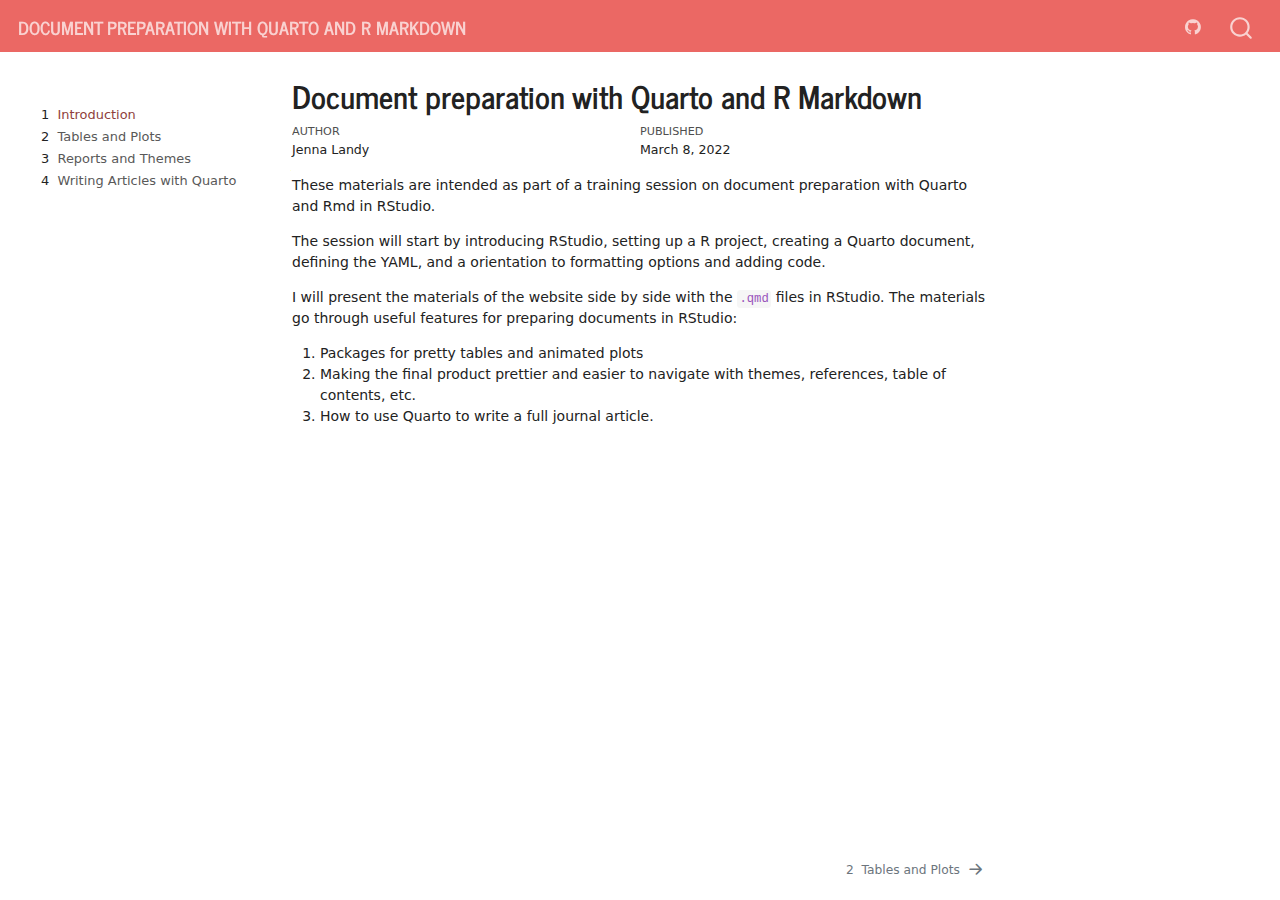
<file: _book/index.html>
<!DOCTYPE html>
<html xmlns="http://www.w3.org/1999/xhtml" lang="en" xml:lang="en"><head>

<meta charset="utf-8">
<meta name="generator" content="quarto-1.1.251">

<meta name="viewport" content="width=device-width, initial-scale=1.0, user-scalable=yes">

<meta name="author" content="Jenna Landy">
<meta name="dcterms.date" content="2022-03-08">

<title>Document preparation with Quarto and R Markdown</title>
<style>
code{white-space: pre-wrap;}
span.smallcaps{font-variant: small-caps;}
div.columns{display: flex; gap: min(4vw, 1.5em);}
div.column{flex: auto; overflow-x: auto;}
div.hanging-indent{margin-left: 1.5em; text-indent: -1.5em;}
ul.task-list{list-style: none;}
ul.task-list li input[type="checkbox"] {
  width: 0.8em;
  margin: 0 0.8em 0.2em -1.6em;
  vertical-align: middle;
}
</style>


<script src="site_libs/quarto-nav/quarto-nav.js"></script>
<script src="site_libs/quarto-nav/headroom.min.js"></script>
<script src="site_libs/clipboard/clipboard.min.js"></script>
<script src="site_libs/quarto-search/autocomplete.umd.js"></script>
<script src="site_libs/quarto-search/fuse.min.js"></script>
<script src="site_libs/quarto-search/quarto-search.js"></script>
<meta name="quarto:offset" content="./">
<link href="./Tables_and_Plots.html" rel="next">
<script src="site_libs/quarto-html/quarto.js"></script>
<script src="site_libs/quarto-html/popper.min.js"></script>
<script src="site_libs/quarto-html/tippy.umd.min.js"></script>
<script src="site_libs/quarto-html/anchor.min.js"></script>
<link href="site_libs/quarto-html/tippy.css" rel="stylesheet">
<link href="site_libs/quarto-html/quarto-syntax-highlighting.css" rel="stylesheet" id="quarto-text-highlighting-styles">
<script src="site_libs/bootstrap/bootstrap.min.js"></script>
<link href="site_libs/bootstrap/bootstrap-icons.css" rel="stylesheet">
<link href="site_libs/bootstrap/bootstrap.min.css" rel="stylesheet" id="quarto-bootstrap" data-mode="light">
<script id="quarto-search-options" type="application/json">{
  "location": "navbar",
  "copy-button": false,
  "collapse-after": 3,
  "panel-placement": "end",
  "type": "overlay",
  "limit": 20,
  "language": {
    "search-no-results-text": "No results",
    "search-matching-documents-text": "matching documents",
    "search-copy-link-title": "Copy link to search",
    "search-hide-matches-text": "Hide additional matches",
    "search-more-match-text": "more match in this document",
    "search-more-matches-text": "more matches in this document",
    "search-clear-button-title": "Clear",
    "search-detached-cancel-button-title": "Cancel",
    "search-submit-button-title": "Submit"
  }
}</script>


</head>

<body class="nav-sidebar floating nav-fixed">


<div id="quarto-search-results"></div>
  <header id="quarto-header" class="headroom fixed-top">
    <nav class="navbar navbar-expand-lg navbar-dark ">
      <div class="navbar-container container-fluid">
      <div class="navbar-brand-container">
    <a class="navbar-brand" href="./index.html">
    <span class="navbar-title">Document preparation with Quarto and R Markdown</span>
    </a>
  </div>
          <button class="navbar-toggler" type="button" data-bs-toggle="collapse" data-bs-target="#navbarCollapse" aria-controls="navbarCollapse" aria-expanded="false" aria-label="Toggle navigation" onclick="if (window.quartoToggleHeadroom) { window.quartoToggleHeadroom(); }">
  <span class="navbar-toggler-icon"></span>
</button>
          <div class="collapse navbar-collapse" id="navbarCollapse">
            <ul class="navbar-nav navbar-nav-scroll ms-auto">
  <li class="nav-item compact">
    <a class="nav-link" href="https://github.com/jennalandy/remodel-your-qmd"><i class="bi bi-github" role="img" aria-label="GitHub">
</i> 
 </a>
  </li>  
</ul>
              <div id="quarto-search" class="" title="Search"></div>
          </div> <!-- /navcollapse -->
      </div> <!-- /container-fluid -->
    </nav>
  <nav class="quarto-secondary-nav" data-bs-toggle="collapse" data-bs-target="#quarto-sidebar" aria-controls="quarto-sidebar" aria-expanded="false" aria-label="Toggle sidebar navigation" onclick="if (window.quartoToggleHeadroom) { window.quartoToggleHeadroom(); }">
    <div class="container-fluid d-flex justify-content-between">
      <h1 class="quarto-secondary-nav-title">Document preparation with Quarto and R Markdown</h1>
      <button type="button" class="quarto-btn-toggle btn" aria-label="Show secondary navigation">
        <i class="bi bi-chevron-right"></i>
      </button>
    </div>
  </nav>
</header>
<!-- content -->
<div id="quarto-content" class="quarto-container page-columns page-rows-contents page-layout-article page-navbar">
<!-- sidebar -->
  <nav id="quarto-sidebar" class="sidebar collapse sidebar-navigation floating overflow-auto">
      <div class="mt-2 flex-shrink-0 align-items-center">
        <div class="sidebar-search">
        <div id="quarto-search" class="" title="Search"></div>
        </div>
      </div>
    <div class="sidebar-menu-container"> 
    <ul class="list-unstyled mt-1">
        <li class="sidebar-item">
  <div class="sidebar-item-container"> 
  <a href="./index.html" class="sidebar-item-text sidebar-link active"><span class="chapter-number">1</span>&nbsp; <span class="chapter-title">Introduction</span></a>
  </div>
</li>
        <li class="sidebar-item">
  <div class="sidebar-item-container"> 
  <a href="./Tables_and_Plots.html" class="sidebar-item-text sidebar-link"><span class="chapter-number">2</span>&nbsp; <span class="chapter-title">Tables and Plots</span></a>
  </div>
</li>
        <li class="sidebar-item">
  <div class="sidebar-item-container"> 
  <a href="./Reports_and_Themes.html" class="sidebar-item-text sidebar-link"><span class="chapter-number">3</span>&nbsp; <span class="chapter-title">Reports and Themes</span></a>
  </div>
</li>
        <li class="sidebar-item">
  <div class="sidebar-item-container"> 
  <a href="./Articles.html" class="sidebar-item-text sidebar-link"><span class="chapter-number">4</span>&nbsp; <span class="chapter-title">Writing Articles with Quarto</span></a>
  </div>
</li>
    </ul>
    </div>
</nav>
<!-- margin-sidebar -->
    <div id="quarto-margin-sidebar" class="sidebar margin-sidebar">
        
    </div>
<!-- main -->
<main class="content" id="quarto-document-content">

<header id="title-block-header" class="quarto-title-block default">
<div class="quarto-title">
<h1 class="title d-none d-lg-block">Document preparation with Quarto and R Markdown</h1>
</div>



<div class="quarto-title-meta">

    <div>
    <div class="quarto-title-meta-heading">Author</div>
    <div class="quarto-title-meta-contents">
             <p>Jenna Landy </p>
          </div>
  </div>
    
    <div>
    <div class="quarto-title-meta-heading">Published</div>
    <div class="quarto-title-meta-contents">
      <p class="date">March 8, 2022</p>
    </div>
  </div>
    
  </div>
  

</header>

<p>These materials are intended as part of a training session on document preparation with Quarto and Rmd in RStudio.</p>
<p>The session will start by introducing RStudio, setting up a R project, creating a Quarto document, defining the YAML, and a orientation to formatting options and adding code.</p>
<p>I will present the materials of the website side by side with the <code>.qmd</code> files in RStudio. The materials go through useful features for preparing documents in RStudio:</p>
<ol type="1">
<li>Packages for pretty tables and animated plots</li>
<li>Making the final product prettier and easier to navigate with themes, references, table of contents, etc.</li>
<li>How to use Quarto to write a full journal article.</li>
</ol>



</main> <!-- /main -->
<script id="quarto-html-after-body" type="application/javascript">
window.document.addEventListener("DOMContentLoaded", function (event) {
  const toggleBodyColorMode = (bsSheetEl) => {
    const mode = bsSheetEl.getAttribute("data-mode");
    const bodyEl = window.document.querySelector("body");
    if (mode === "dark") {
      bodyEl.classList.add("quarto-dark");
      bodyEl.classList.remove("quarto-light");
    } else {
      bodyEl.classList.add("quarto-light");
      bodyEl.classList.remove("quarto-dark");
    }
  }
  const toggleBodyColorPrimary = () => {
    const bsSheetEl = window.document.querySelector("link#quarto-bootstrap");
    if (bsSheetEl) {
      toggleBodyColorMode(bsSheetEl);
    }
  }
  toggleBodyColorPrimary();  
  const icon = "";
  const anchorJS = new window.AnchorJS();
  anchorJS.options = {
    placement: 'right',
    icon: icon
  };
  anchorJS.add('.anchored');
  const clipboard = new window.ClipboardJS('.code-copy-button', {
    target: function(trigger) {
      return trigger.previousElementSibling;
    }
  });
  clipboard.on('success', function(e) {
    // button target
    const button = e.trigger;
    // don't keep focus
    button.blur();
    // flash "checked"
    button.classList.add('code-copy-button-checked');
    var currentTitle = button.getAttribute("title");
    button.setAttribute("title", "Copied!");
    setTimeout(function() {
      button.setAttribute("title", currentTitle);
      button.classList.remove('code-copy-button-checked');
    }, 1000);
    // clear code selection
    e.clearSelection();
  });
  function tippyHover(el, contentFn) {
    const config = {
      allowHTML: true,
      content: contentFn,
      maxWidth: 500,
      delay: 100,
      arrow: false,
      appendTo: function(el) {
          return el.parentElement;
      },
      interactive: true,
      interactiveBorder: 10,
      theme: 'quarto',
      placement: 'bottom-start'
    };
    window.tippy(el, config); 
  }
  const noterefs = window.document.querySelectorAll('a[role="doc-noteref"]');
  for (var i=0; i<noterefs.length; i++) {
    const ref = noterefs[i];
    tippyHover(ref, function() {
      // use id or data attribute instead here
      let href = ref.getAttribute('data-footnote-href') || ref.getAttribute('href');
      try { href = new URL(href).hash; } catch {}
      const id = href.replace(/^#\/?/, "");
      const note = window.document.getElementById(id);
      return note.innerHTML;
    });
  }
  var bibliorefs = window.document.querySelectorAll('a[role="doc-biblioref"]');
  for (var i=0; i<bibliorefs.length; i++) {
    const ref = bibliorefs[i];
    const cites = ref.parentNode.getAttribute('data-cites').split(' ');
    tippyHover(ref, function() {
      var popup = window.document.createElement('div');
      cites.forEach(function(cite) {
        var citeDiv = window.document.createElement('div');
        citeDiv.classList.add('hanging-indent');
        citeDiv.classList.add('csl-entry');
        var biblioDiv = window.document.getElementById('ref-' + cite);
        if (biblioDiv) {
          citeDiv.innerHTML = biblioDiv.innerHTML;
        }
        popup.appendChild(citeDiv);
      });
      return popup.innerHTML;
    });
  }
});
</script>

<nav class="page-navigation">
  <div class="nav-page nav-page-previous">
  </div>
  <div class="nav-page nav-page-next">
      <a href="./Tables_and_Plots.html" class="pagination-link">
        <span class="nav-page-text"><span class="chapter-number">2</span>&nbsp; <span class="chapter-title">Tables and Plots</span></span> <i class="bi bi-arrow-right-short"></i>
      </a>
  </div>
</nav>
</div> <!-- /content -->



</body></html>
</file>
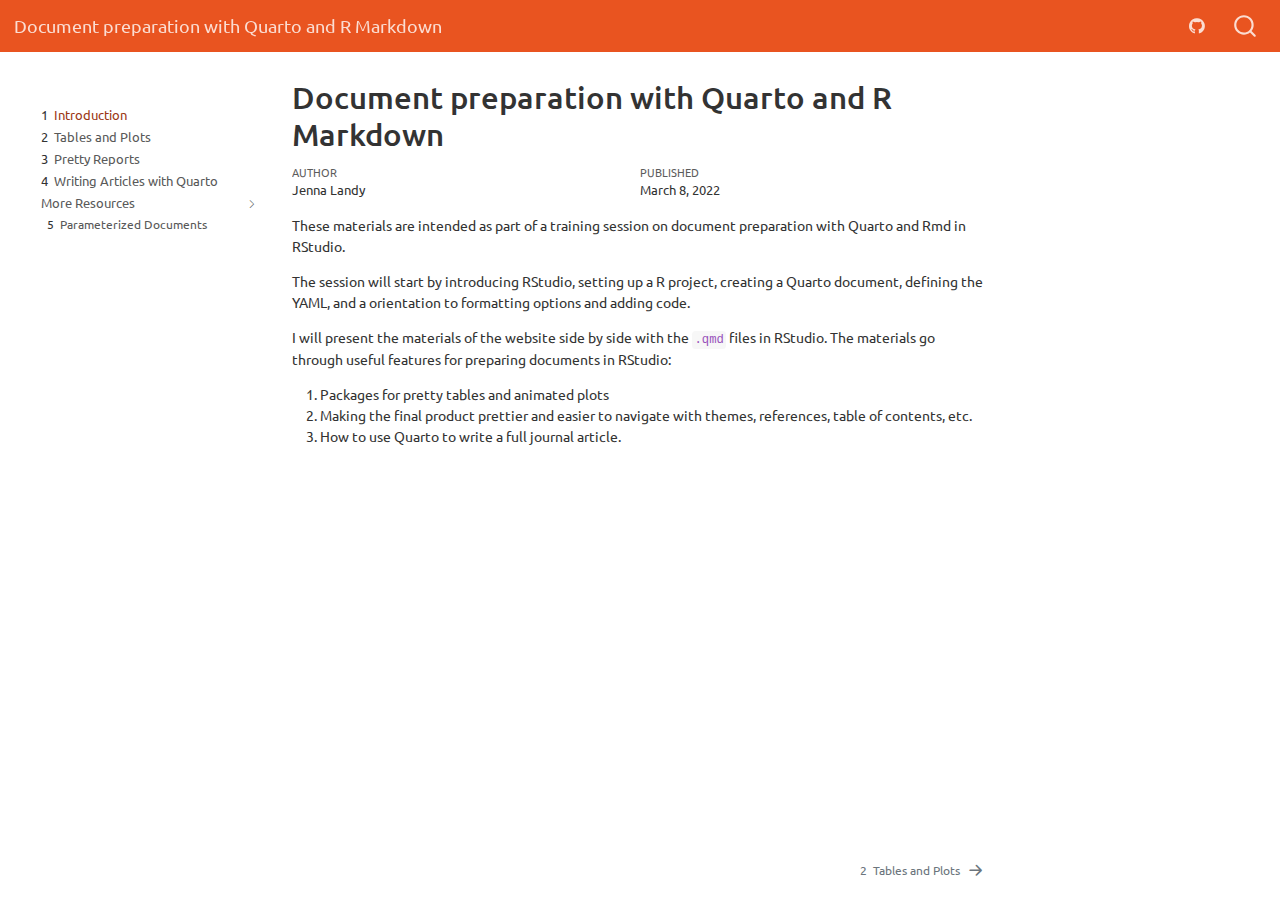
<file: docs/index.html>
<!DOCTYPE html>
<html xmlns="http://www.w3.org/1999/xhtml" lang="en" xml:lang="en"><head>

<meta charset="utf-8">
<meta name="generator" content="quarto-1.1.251">

<meta name="viewport" content="width=device-width, initial-scale=1.0, user-scalable=yes">

<meta name="author" content="Jenna Landy">
<meta name="dcterms.date" content="2022-03-08">

<title>Document preparation with Quarto and R Markdown</title>
<style>
code{white-space: pre-wrap;}
span.smallcaps{font-variant: small-caps;}
div.columns{display: flex; gap: min(4vw, 1.5em);}
div.column{flex: auto; overflow-x: auto;}
div.hanging-indent{margin-left: 1.5em; text-indent: -1.5em;}
ul.task-list{list-style: none;}
ul.task-list li input[type="checkbox"] {
  width: 0.8em;
  margin: 0 0.8em 0.2em -1.6em;
  vertical-align: middle;
}
</style>


<script src="site_libs/quarto-nav/quarto-nav.js"></script>
<script src="site_libs/quarto-nav/headroom.min.js"></script>
<script src="site_libs/clipboard/clipboard.min.js"></script>
<script src="site_libs/quarto-search/autocomplete.umd.js"></script>
<script src="site_libs/quarto-search/fuse.min.js"></script>
<script src="site_libs/quarto-search/quarto-search.js"></script>
<meta name="quarto:offset" content="./">
<link href="./Tables_and_Plots.html" rel="next">
<script src="site_libs/quarto-html/quarto.js"></script>
<script src="site_libs/quarto-html/popper.min.js"></script>
<script src="site_libs/quarto-html/tippy.umd.min.js"></script>
<script src="site_libs/quarto-html/anchor.min.js"></script>
<link href="site_libs/quarto-html/tippy.css" rel="stylesheet">
<link href="site_libs/quarto-html/quarto-syntax-highlighting.css" rel="stylesheet" id="quarto-text-highlighting-styles">
<script src="site_libs/bootstrap/bootstrap.min.js"></script>
<link href="site_libs/bootstrap/bootstrap-icons.css" rel="stylesheet">
<link href="site_libs/bootstrap/bootstrap.min.css" rel="stylesheet" id="quarto-bootstrap" data-mode="light">
<script id="quarto-search-options" type="application/json">{
  "location": "navbar",
  "copy-button": false,
  "collapse-after": 3,
  "panel-placement": "end",
  "type": "overlay",
  "limit": 20,
  "language": {
    "search-no-results-text": "No results",
    "search-matching-documents-text": "matching documents",
    "search-copy-link-title": "Copy link to search",
    "search-hide-matches-text": "Hide additional matches",
    "search-more-match-text": "more match in this document",
    "search-more-matches-text": "more matches in this document",
    "search-clear-button-title": "Clear",
    "search-detached-cancel-button-title": "Cancel",
    "search-submit-button-title": "Submit"
  }
}</script>


</head>

<body class="nav-sidebar floating nav-fixed">


<div id="quarto-search-results"></div>
  <header id="quarto-header" class="headroom fixed-top">
    <nav class="navbar navbar-expand-lg navbar-dark ">
      <div class="navbar-container container-fluid">
      <div class="navbar-brand-container">
    <a class="navbar-brand" href="./index.html">
    <span class="navbar-title">Document preparation with Quarto and R Markdown</span>
    </a>
  </div>
          <button class="navbar-toggler" type="button" data-bs-toggle="collapse" data-bs-target="#navbarCollapse" aria-controls="navbarCollapse" aria-expanded="false" aria-label="Toggle navigation" onclick="if (window.quartoToggleHeadroom) { window.quartoToggleHeadroom(); }">
  <span class="navbar-toggler-icon"></span>
</button>
          <div class="collapse navbar-collapse" id="navbarCollapse">
            <ul class="navbar-nav navbar-nav-scroll ms-auto">
  <li class="nav-item compact">
    <a class="nav-link" href="https://github.com/jennalandy/remodel-your-qmd"><i class="bi bi-github" role="img" aria-label="GitHub">
</i> 
 </a>
  </li>  
</ul>
              <div id="quarto-search" class="" title="Search"></div>
          </div> <!-- /navcollapse -->
      </div> <!-- /container-fluid -->
    </nav>
  <nav class="quarto-secondary-nav" data-bs-toggle="collapse" data-bs-target="#quarto-sidebar" aria-controls="quarto-sidebar" aria-expanded="false" aria-label="Toggle sidebar navigation" onclick="if (window.quartoToggleHeadroom) { window.quartoToggleHeadroom(); }">
    <div class="container-fluid d-flex justify-content-between">
      <h1 class="quarto-secondary-nav-title">Document preparation with Quarto and R Markdown</h1>
      <button type="button" class="quarto-btn-toggle btn" aria-label="Show secondary navigation">
        <i class="bi bi-chevron-right"></i>
      </button>
    </div>
  </nav>
</header>
<!-- content -->
<div id="quarto-content" class="quarto-container page-columns page-rows-contents page-layout-article page-navbar">
<!-- sidebar -->
  <nav id="quarto-sidebar" class="sidebar collapse sidebar-navigation floating overflow-auto">
      <div class="mt-2 flex-shrink-0 align-items-center">
        <div class="sidebar-search">
        <div id="quarto-search" class="" title="Search"></div>
        </div>
      </div>
    <div class="sidebar-menu-container"> 
    <ul class="list-unstyled mt-1">
        <li class="sidebar-item">
  <div class="sidebar-item-container"> 
  <a href="./index.html" class="sidebar-item-text sidebar-link active"><span class="chapter-number">1</span>&nbsp; <span class="chapter-title">Introduction</span></a>
  </div>
</li>
        <li class="sidebar-item">
  <div class="sidebar-item-container"> 
  <a href="./Tables_and_Plots.html" class="sidebar-item-text sidebar-link"><span class="chapter-number">2</span>&nbsp; <span class="chapter-title">Tables and Plots</span></a>
  </div>
</li>
        <li class="sidebar-item">
  <div class="sidebar-item-container"> 
  <a href="./Reports_and_Themes.html" class="sidebar-item-text sidebar-link"><span class="chapter-number">3</span>&nbsp; <span class="chapter-title">Pretty Reports</span></a>
  </div>
</li>
        <li class="sidebar-item">
  <div class="sidebar-item-container"> 
  <a href="./Articles.html" class="sidebar-item-text sidebar-link"><span class="chapter-number">4</span>&nbsp; <span class="chapter-title">Writing Articles with Quarto</span></a>
  </div>
</li>
        <li class="sidebar-item sidebar-item-section">
      <div class="sidebar-item-container"> 
            <a href="./More.html" class="sidebar-item-text sidebar-link">More Resources</a>
          <a class="sidebar-item-toggle text-start" data-bs-toggle="collapse" data-bs-target="#quarto-sidebar-section-1" aria-expanded="true">
            <i class="bi bi-chevron-right ms-2"></i>
          </a> 
      </div>
      <ul id="quarto-sidebar-section-1" class="collapse list-unstyled sidebar-section depth1 show">  
          <li class="sidebar-item">
  <div class="sidebar-item-container"> 
  <a href="./Parameterized.html" class="sidebar-item-text sidebar-link"><span class="chapter-number">5</span>&nbsp; <span class="chapter-title">Parameterized Documents</span></a>
  </div>
</li>
      </ul>
  </li>
    </ul>
    </div>
</nav>
<!-- margin-sidebar -->
    <div id="quarto-margin-sidebar" class="sidebar margin-sidebar">
        
    </div>
<!-- main -->
<main class="content" id="quarto-document-content">

<header id="title-block-header" class="quarto-title-block default">
<div class="quarto-title">
<h1 class="title d-none d-lg-block">Document preparation with Quarto and R Markdown</h1>
</div>



<div class="quarto-title-meta">

    <div>
    <div class="quarto-title-meta-heading">Author</div>
    <div class="quarto-title-meta-contents">
             <p>Jenna Landy </p>
          </div>
  </div>
    
    <div>
    <div class="quarto-title-meta-heading">Published</div>
    <div class="quarto-title-meta-contents">
      <p class="date">March 8, 2022</p>
    </div>
  </div>
    
  </div>
  

</header>

<p>These materials are intended as part of a training session on document preparation with Quarto and Rmd in RStudio.</p>
<p>The session will start by introducing RStudio, setting up a R project, creating a Quarto document, defining the YAML, and a orientation to formatting options and adding code.</p>
<p>I will present the materials of the website side by side with the <code>.qmd</code> files in RStudio. The materials go through useful features for preparing documents in RStudio:</p>
<ol type="1">
<li>Packages for pretty tables and animated plots</li>
<li>Making the final product prettier and easier to navigate with themes, references, table of contents, etc.</li>
<li>How to use Quarto to write a full journal article.</li>
</ol>



</main> <!-- /main -->
<script id="quarto-html-after-body" type="application/javascript">
window.document.addEventListener("DOMContentLoaded", function (event) {
  const toggleBodyColorMode = (bsSheetEl) => {
    const mode = bsSheetEl.getAttribute("data-mode");
    const bodyEl = window.document.querySelector("body");
    if (mode === "dark") {
      bodyEl.classList.add("quarto-dark");
      bodyEl.classList.remove("quarto-light");
    } else {
      bodyEl.classList.add("quarto-light");
      bodyEl.classList.remove("quarto-dark");
    }
  }
  const toggleBodyColorPrimary = () => {
    const bsSheetEl = window.document.querySelector("link#quarto-bootstrap");
    if (bsSheetEl) {
      toggleBodyColorMode(bsSheetEl);
    }
  }
  toggleBodyColorPrimary();  
  const icon = "";
  const anchorJS = new window.AnchorJS();
  anchorJS.options = {
    placement: 'right',
    icon: icon
  };
  anchorJS.add('.anchored');
  const clipboard = new window.ClipboardJS('.code-copy-button', {
    target: function(trigger) {
      return trigger.previousElementSibling;
    }
  });
  clipboard.on('success', function(e) {
    // button target
    const button = e.trigger;
    // don't keep focus
    button.blur();
    // flash "checked"
    button.classList.add('code-copy-button-checked');
    var currentTitle = button.getAttribute("title");
    button.setAttribute("title", "Copied!");
    setTimeout(function() {
      button.setAttribute("title", currentTitle);
      button.classList.remove('code-copy-button-checked');
    }, 1000);
    // clear code selection
    e.clearSelection();
  });
  function tippyHover(el, contentFn) {
    const config = {
      allowHTML: true,
      content: contentFn,
      maxWidth: 500,
      delay: 100,
      arrow: false,
      appendTo: function(el) {
          return el.parentElement;
      },
      interactive: true,
      interactiveBorder: 10,
      theme: 'quarto',
      placement: 'bottom-start'
    };
    window.tippy(el, config); 
  }
  const noterefs = window.document.querySelectorAll('a[role="doc-noteref"]');
  for (var i=0; i<noterefs.length; i++) {
    const ref = noterefs[i];
    tippyHover(ref, function() {
      // use id or data attribute instead here
      let href = ref.getAttribute('data-footnote-href') || ref.getAttribute('href');
      try { href = new URL(href).hash; } catch {}
      const id = href.replace(/^#\/?/, "");
      const note = window.document.getElementById(id);
      return note.innerHTML;
    });
  }
  var bibliorefs = window.document.querySelectorAll('a[role="doc-biblioref"]');
  for (var i=0; i<bibliorefs.length; i++) {
    const ref = bibliorefs[i];
    const cites = ref.parentNode.getAttribute('data-cites').split(' ');
    tippyHover(ref, function() {
      var popup = window.document.createElement('div');
      cites.forEach(function(cite) {
        var citeDiv = window.document.createElement('div');
        citeDiv.classList.add('hanging-indent');
        citeDiv.classList.add('csl-entry');
        var biblioDiv = window.document.getElementById('ref-' + cite);
        if (biblioDiv) {
          citeDiv.innerHTML = biblioDiv.innerHTML;
        }
        popup.appendChild(citeDiv);
      });
      return popup.innerHTML;
    });
  }
});
</script>

<nav class="page-navigation">
  <div class="nav-page nav-page-previous">
  </div>
  <div class="nav-page nav-page-next">
      <a href="./Tables_and_Plots.html" class="pagination-link">
        <span class="nav-page-text"><span class="chapter-number">2</span>&nbsp; <span class="chapter-title">Tables and Plots</span></span> <i class="bi bi-arrow-right-short"></i>
      </a>
  </div>
</nav>
</div> <!-- /content -->



</body></html>
</file>
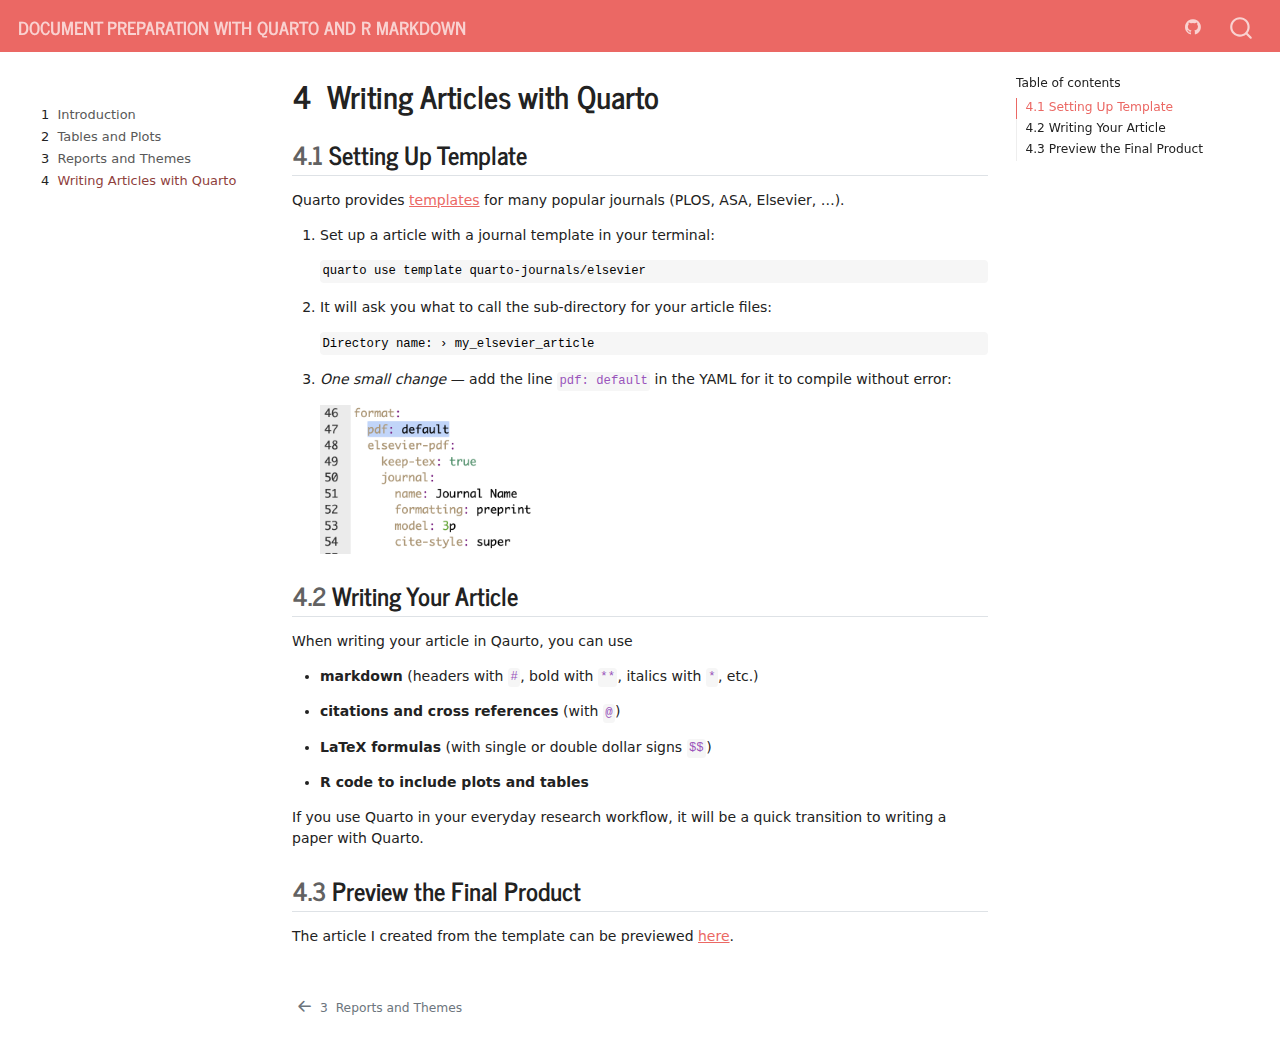
<file: _book/Articles.html>
<!DOCTYPE html>
<html xmlns="http://www.w3.org/1999/xhtml" lang="en" xml:lang="en"><head>

<meta charset="utf-8">
<meta name="generator" content="quarto-1.1.251">

<meta name="viewport" content="width=device-width, initial-scale=1.0, user-scalable=yes">


<title>Document preparation with Quarto and R Markdown - 4&nbsp; Writing Articles with Quarto</title>
<style>
code{white-space: pre-wrap;}
span.smallcaps{font-variant: small-caps;}
div.columns{display: flex; gap: min(4vw, 1.5em);}
div.column{flex: auto; overflow-x: auto;}
div.hanging-indent{margin-left: 1.5em; text-indent: -1.5em;}
ul.task-list{list-style: none;}
ul.task-list li input[type="checkbox"] {
  width: 0.8em;
  margin: 0 0.8em 0.2em -1.6em;
  vertical-align: middle;
}
</style>


<script src="site_libs/quarto-nav/quarto-nav.js"></script>
<script src="site_libs/quarto-nav/headroom.min.js"></script>
<script src="site_libs/clipboard/clipboard.min.js"></script>
<script src="site_libs/quarto-search/autocomplete.umd.js"></script>
<script src="site_libs/quarto-search/fuse.min.js"></script>
<script src="site_libs/quarto-search/quarto-search.js"></script>
<meta name="quarto:offset" content="./">
<link href="./Reports_and_Themes.html" rel="prev">
<script src="site_libs/quarto-html/quarto.js"></script>
<script src="site_libs/quarto-html/popper.min.js"></script>
<script src="site_libs/quarto-html/tippy.umd.min.js"></script>
<script src="site_libs/quarto-html/anchor.min.js"></script>
<link href="site_libs/quarto-html/tippy.css" rel="stylesheet">
<link href="site_libs/quarto-html/quarto-syntax-highlighting.css" rel="stylesheet" id="quarto-text-highlighting-styles">
<script src="site_libs/bootstrap/bootstrap.min.js"></script>
<link href="site_libs/bootstrap/bootstrap-icons.css" rel="stylesheet">
<link href="site_libs/bootstrap/bootstrap.min.css" rel="stylesheet" id="quarto-bootstrap" data-mode="light">
<script id="quarto-search-options" type="application/json">{
  "location": "navbar",
  "copy-button": false,
  "collapse-after": 3,
  "panel-placement": "end",
  "type": "overlay",
  "limit": 20,
  "language": {
    "search-no-results-text": "No results",
    "search-matching-documents-text": "matching documents",
    "search-copy-link-title": "Copy link to search",
    "search-hide-matches-text": "Hide additional matches",
    "search-more-match-text": "more match in this document",
    "search-more-matches-text": "more matches in this document",
    "search-clear-button-title": "Clear",
    "search-detached-cancel-button-title": "Cancel",
    "search-submit-button-title": "Submit"
  }
}</script>


</head>

<body class="nav-sidebar floating nav-fixed">


<div id="quarto-search-results"></div>
  <header id="quarto-header" class="headroom fixed-top">
    <nav class="navbar navbar-expand-lg navbar-dark ">
      <div class="navbar-container container-fluid">
      <div class="navbar-brand-container">
    <a class="navbar-brand" href="./index.html">
    <span class="navbar-title">Document preparation with Quarto and R Markdown</span>
    </a>
  </div>
          <button class="navbar-toggler" type="button" data-bs-toggle="collapse" data-bs-target="#navbarCollapse" aria-controls="navbarCollapse" aria-expanded="false" aria-label="Toggle navigation" onclick="if (window.quartoToggleHeadroom) { window.quartoToggleHeadroom(); }">
  <span class="navbar-toggler-icon"></span>
</button>
          <div class="collapse navbar-collapse" id="navbarCollapse">
            <ul class="navbar-nav navbar-nav-scroll ms-auto">
  <li class="nav-item compact">
    <a class="nav-link" href="https://github.com/jennalandy/remodel-your-qmd"><i class="bi bi-github" role="img" aria-label="GitHub">
</i> 
 </a>
  </li>  
</ul>
              <div id="quarto-search" class="" title="Search"></div>
          </div> <!-- /navcollapse -->
      </div> <!-- /container-fluid -->
    </nav>
  <nav class="quarto-secondary-nav" data-bs-toggle="collapse" data-bs-target="#quarto-sidebar" aria-controls="quarto-sidebar" aria-expanded="false" aria-label="Toggle sidebar navigation" onclick="if (window.quartoToggleHeadroom) { window.quartoToggleHeadroom(); }">
    <div class="container-fluid d-flex justify-content-between">
      <h1 class="quarto-secondary-nav-title"><span class="chapter-number">4</span>&nbsp; <span class="chapter-title">Writing Articles with Quarto</span></h1>
      <button type="button" class="quarto-btn-toggle btn" aria-label="Show secondary navigation">
        <i class="bi bi-chevron-right"></i>
      </button>
    </div>
  </nav>
</header>
<!-- content -->
<div id="quarto-content" class="quarto-container page-columns page-rows-contents page-layout-article page-navbar">
<!-- sidebar -->
  <nav id="quarto-sidebar" class="sidebar collapse sidebar-navigation floating overflow-auto">
      <div class="mt-2 flex-shrink-0 align-items-center">
        <div class="sidebar-search">
        <div id="quarto-search" class="" title="Search"></div>
        </div>
      </div>
    <div class="sidebar-menu-container"> 
    <ul class="list-unstyled mt-1">
        <li class="sidebar-item">
  <div class="sidebar-item-container"> 
  <a href="./index.html" class="sidebar-item-text sidebar-link"><span class="chapter-number">1</span>&nbsp; <span class="chapter-title">Introduction</span></a>
  </div>
</li>
        <li class="sidebar-item">
  <div class="sidebar-item-container"> 
  <a href="./Tables_and_Plots.html" class="sidebar-item-text sidebar-link"><span class="chapter-number">2</span>&nbsp; <span class="chapter-title">Tables and Plots</span></a>
  </div>
</li>
        <li class="sidebar-item">
  <div class="sidebar-item-container"> 
  <a href="./Reports_and_Themes.html" class="sidebar-item-text sidebar-link"><span class="chapter-number">3</span>&nbsp; <span class="chapter-title">Reports and Themes</span></a>
  </div>
</li>
        <li class="sidebar-item">
  <div class="sidebar-item-container"> 
  <a href="./Articles.html" class="sidebar-item-text sidebar-link active"><span class="chapter-number">4</span>&nbsp; <span class="chapter-title">Writing Articles with Quarto</span></a>
  </div>
</li>
    </ul>
    </div>
</nav>
<!-- margin-sidebar -->
    <div id="quarto-margin-sidebar" class="sidebar margin-sidebar">
        <nav id="TOC" role="doc-toc" class="toc-active">
    <h2 id="toc-title">Table of contents</h2>
   
  <ul>
  <li><a href="#setting-up-template" id="toc-setting-up-template" class="nav-link active" data-scroll-target="#setting-up-template"><span class="toc-section-number">4.1</span>  Setting Up Template</a></li>
  <li><a href="#writing-your-article" id="toc-writing-your-article" class="nav-link" data-scroll-target="#writing-your-article"><span class="toc-section-number">4.2</span>  Writing Your Article</a></li>
  <li><a href="#preview-the-final-product" id="toc-preview-the-final-product" class="nav-link" data-scroll-target="#preview-the-final-product"><span class="toc-section-number">4.3</span>  Preview the Final Product</a></li>
  </ul>
</nav>
    </div>
<!-- main -->
<main class="content" id="quarto-document-content">

<header id="title-block-header" class="quarto-title-block default">
<div class="quarto-title">
<h1 class="title d-none d-lg-block"><span class="chapter-number">4</span>&nbsp; <span class="chapter-title">Writing Articles with Quarto</span></h1>
</div>



<div class="quarto-title-meta">

    
    
  </div>
  

</header>

<section id="setting-up-template" class="level2" data-number="4.1">
<h2 data-number="4.1" class="anchored" data-anchor-id="setting-up-template"><span class="header-section-number">4.1</span> Setting Up Template</h2>
<p>Quarto provides <a href="https://quarto.org/docs/journals/">templates</a> for many popular journals (PLOS, ASA, Elsevier, …).</p>
<ol type="1">
<li><p>Set up a article with a journal template in your terminal:</p>
<pre><code>quarto use template quarto-journals/elsevier</code></pre></li>
<li><p>It will ask you what to call the sub-directory for your article files:</p>
<pre><code>Directory name: › my_elsevier_article</code></pre></li>
<li><p><em>One small change</em> — add the line <code>pdf: default</code> in the YAML for it to compile without error:</p>
<p><img src="images/image-98481140.png" class="img-fluid" width="216"></p></li>
</ol>
</section>
<section id="writing-your-article" class="level2" data-number="4.2">
<h2 data-number="4.2" class="anchored" data-anchor-id="writing-your-article"><span class="header-section-number">4.2</span> Writing Your Article</h2>
<p>When writing your article in Qaurto, you can use</p>
<ul>
<li><p><strong>markdown</strong> (headers with <code>#</code>, bold with <code>**</code>, italics with <code>*</code>, etc.)</p></li>
<li><p><strong>citations and cross references</strong> (with <code>@</code>)</p></li>
<li><p><strong>LaTeX formulas</strong> (with single or double dollar signs <code>$$</code>)</p></li>
<li><p><strong>R code to include plots and tables</strong></p></li>
</ul>
<p>If you use Quarto in your everyday research workflow, it will be a quick transition to writing a paper with Quarto.</p>
</section>
<section id="preview-the-final-product" class="level2" data-number="4.3">
<h2 data-number="4.3" class="anchored" data-anchor-id="preview-the-final-product"><span class="header-section-number">4.3</span> Preview the Final Product</h2>
<p>The article I created from the template can be previewed <a href="https://github.com/jennalandy/remodel-your-qmd/my_elsevier_article/my_elsevier_article.pdf">here</a>.</p>


</section>

</main> <!-- /main -->
<script id="quarto-html-after-body" type="application/javascript">
window.document.addEventListener("DOMContentLoaded", function (event) {
  const toggleBodyColorMode = (bsSheetEl) => {
    const mode = bsSheetEl.getAttribute("data-mode");
    const bodyEl = window.document.querySelector("body");
    if (mode === "dark") {
      bodyEl.classList.add("quarto-dark");
      bodyEl.classList.remove("quarto-light");
    } else {
      bodyEl.classList.add("quarto-light");
      bodyEl.classList.remove("quarto-dark");
    }
  }
  const toggleBodyColorPrimary = () => {
    const bsSheetEl = window.document.querySelector("link#quarto-bootstrap");
    if (bsSheetEl) {
      toggleBodyColorMode(bsSheetEl);
    }
  }
  toggleBodyColorPrimary();  
  const icon = "";
  const anchorJS = new window.AnchorJS();
  anchorJS.options = {
    placement: 'right',
    icon: icon
  };
  anchorJS.add('.anchored');
  const clipboard = new window.ClipboardJS('.code-copy-button', {
    target: function(trigger) {
      return trigger.previousElementSibling;
    }
  });
  clipboard.on('success', function(e) {
    // button target
    const button = e.trigger;
    // don't keep focus
    button.blur();
    // flash "checked"
    button.classList.add('code-copy-button-checked');
    var currentTitle = button.getAttribute("title");
    button.setAttribute("title", "Copied!");
    setTimeout(function() {
      button.setAttribute("title", currentTitle);
      button.classList.remove('code-copy-button-checked');
    }, 1000);
    // clear code selection
    e.clearSelection();
  });
  function tippyHover(el, contentFn) {
    const config = {
      allowHTML: true,
      content: contentFn,
      maxWidth: 500,
      delay: 100,
      arrow: false,
      appendTo: function(el) {
          return el.parentElement;
      },
      interactive: true,
      interactiveBorder: 10,
      theme: 'quarto',
      placement: 'bottom-start'
    };
    window.tippy(el, config); 
  }
  const noterefs = window.document.querySelectorAll('a[role="doc-noteref"]');
  for (var i=0; i<noterefs.length; i++) {
    const ref = noterefs[i];
    tippyHover(ref, function() {
      // use id or data attribute instead here
      let href = ref.getAttribute('data-footnote-href') || ref.getAttribute('href');
      try { href = new URL(href).hash; } catch {}
      const id = href.replace(/^#\/?/, "");
      const note = window.document.getElementById(id);
      return note.innerHTML;
    });
  }
  var bibliorefs = window.document.querySelectorAll('a[role="doc-biblioref"]');
  for (var i=0; i<bibliorefs.length; i++) {
    const ref = bibliorefs[i];
    const cites = ref.parentNode.getAttribute('data-cites').split(' ');
    tippyHover(ref, function() {
      var popup = window.document.createElement('div');
      cites.forEach(function(cite) {
        var citeDiv = window.document.createElement('div');
        citeDiv.classList.add('hanging-indent');
        citeDiv.classList.add('csl-entry');
        var biblioDiv = window.document.getElementById('ref-' + cite);
        if (biblioDiv) {
          citeDiv.innerHTML = biblioDiv.innerHTML;
        }
        popup.appendChild(citeDiv);
      });
      return popup.innerHTML;
    });
  }
});
</script>
<nav class="page-navigation">
  <div class="nav-page nav-page-previous">
      <a href="./Reports_and_Themes.html" class="pagination-link">
        <i class="bi bi-arrow-left-short"></i> <span class="nav-page-text"><span class="chapter-number">3</span>&nbsp; <span class="chapter-title">Reports and Themes</span></span>
      </a>          
  </div>
  <div class="nav-page nav-page-next">
  </div>
</nav>
</div> <!-- /content -->



</body></html>
</file>
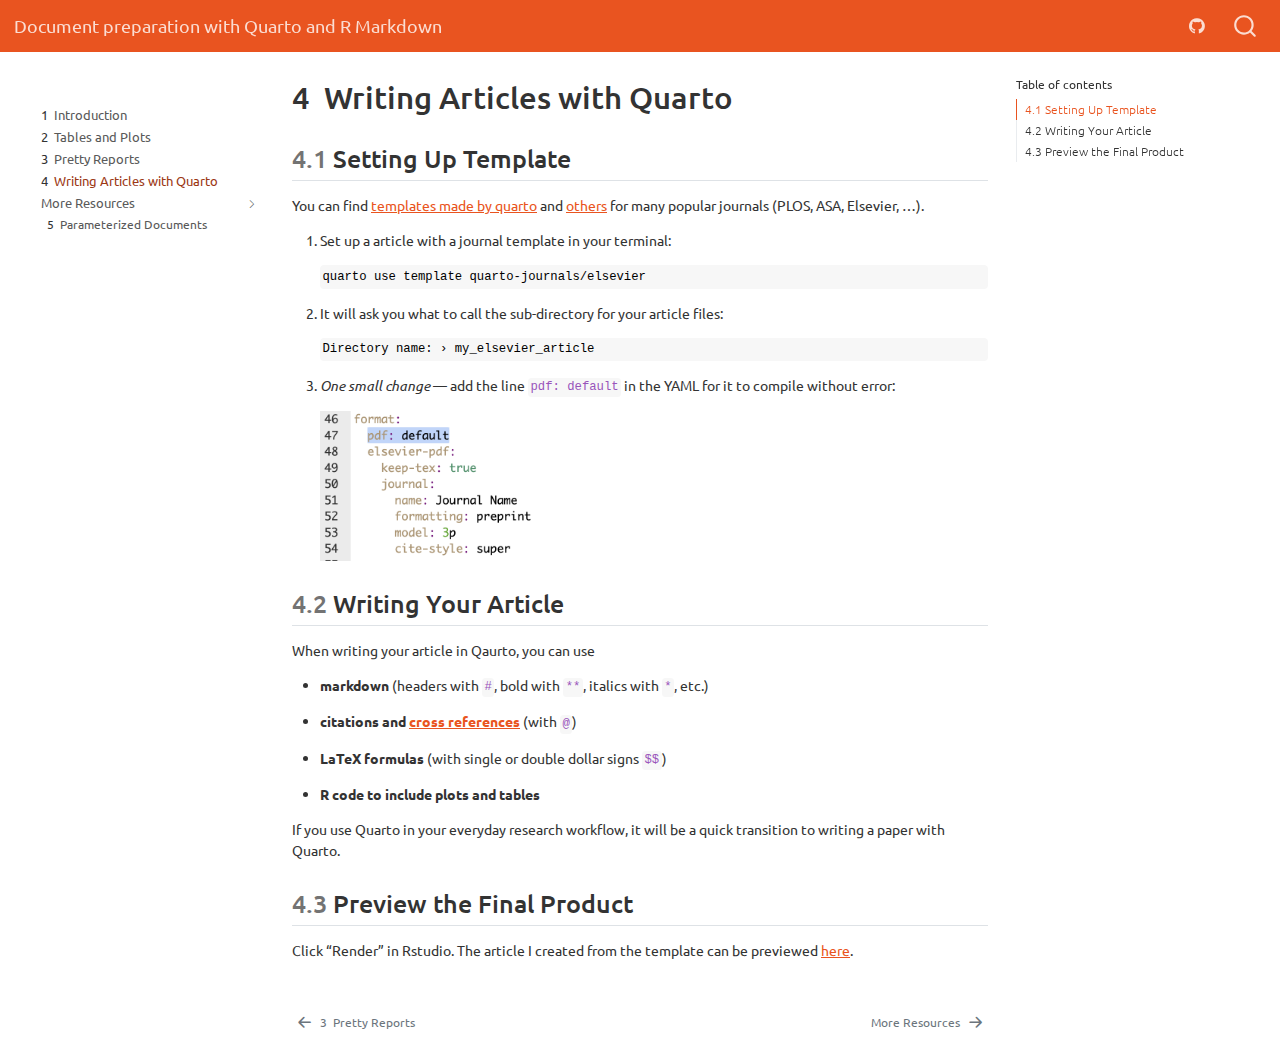
<file: docs/Articles.html>
<!DOCTYPE html>
<html xmlns="http://www.w3.org/1999/xhtml" lang="en" xml:lang="en"><head>

<meta charset="utf-8">
<meta name="generator" content="quarto-1.1.251">

<meta name="viewport" content="width=device-width, initial-scale=1.0, user-scalable=yes">


<title>Document preparation with Quarto and R Markdown - 4&nbsp; Writing Articles with Quarto</title>
<style>
code{white-space: pre-wrap;}
span.smallcaps{font-variant: small-caps;}
div.columns{display: flex; gap: min(4vw, 1.5em);}
div.column{flex: auto; overflow-x: auto;}
div.hanging-indent{margin-left: 1.5em; text-indent: -1.5em;}
ul.task-list{list-style: none;}
ul.task-list li input[type="checkbox"] {
  width: 0.8em;
  margin: 0 0.8em 0.2em -1.6em;
  vertical-align: middle;
}
</style>


<script src="site_libs/quarto-nav/quarto-nav.js"></script>
<script src="site_libs/quarto-nav/headroom.min.js"></script>
<script src="site_libs/clipboard/clipboard.min.js"></script>
<script src="site_libs/quarto-search/autocomplete.umd.js"></script>
<script src="site_libs/quarto-search/fuse.min.js"></script>
<script src="site_libs/quarto-search/quarto-search.js"></script>
<meta name="quarto:offset" content="./">
<link href="./More.html" rel="next">
<link href="./Reports_and_Themes.html" rel="prev">
<script src="site_libs/quarto-html/quarto.js"></script>
<script src="site_libs/quarto-html/popper.min.js"></script>
<script src="site_libs/quarto-html/tippy.umd.min.js"></script>
<script src="site_libs/quarto-html/anchor.min.js"></script>
<link href="site_libs/quarto-html/tippy.css" rel="stylesheet">
<link href="site_libs/quarto-html/quarto-syntax-highlighting.css" rel="stylesheet" id="quarto-text-highlighting-styles">
<script src="site_libs/bootstrap/bootstrap.min.js"></script>
<link href="site_libs/bootstrap/bootstrap-icons.css" rel="stylesheet">
<link href="site_libs/bootstrap/bootstrap.min.css" rel="stylesheet" id="quarto-bootstrap" data-mode="light">
<script id="quarto-search-options" type="application/json">{
  "location": "navbar",
  "copy-button": false,
  "collapse-after": 3,
  "panel-placement": "end",
  "type": "overlay",
  "limit": 20,
  "language": {
    "search-no-results-text": "No results",
    "search-matching-documents-text": "matching documents",
    "search-copy-link-title": "Copy link to search",
    "search-hide-matches-text": "Hide additional matches",
    "search-more-match-text": "more match in this document",
    "search-more-matches-text": "more matches in this document",
    "search-clear-button-title": "Clear",
    "search-detached-cancel-button-title": "Cancel",
    "search-submit-button-title": "Submit"
  }
}</script>


</head>

<body class="nav-sidebar floating nav-fixed">


<div id="quarto-search-results"></div>
  <header id="quarto-header" class="headroom fixed-top">
    <nav class="navbar navbar-expand-lg navbar-dark ">
      <div class="navbar-container container-fluid">
      <div class="navbar-brand-container">
    <a class="navbar-brand" href="./index.html">
    <span class="navbar-title">Document preparation with Quarto and R Markdown</span>
    </a>
  </div>
          <button class="navbar-toggler" type="button" data-bs-toggle="collapse" data-bs-target="#navbarCollapse" aria-controls="navbarCollapse" aria-expanded="false" aria-label="Toggle navigation" onclick="if (window.quartoToggleHeadroom) { window.quartoToggleHeadroom(); }">
  <span class="navbar-toggler-icon"></span>
</button>
          <div class="collapse navbar-collapse" id="navbarCollapse">
            <ul class="navbar-nav navbar-nav-scroll ms-auto">
  <li class="nav-item compact">
    <a class="nav-link" href="https://github.com/jennalandy/remodel-your-qmd"><i class="bi bi-github" role="img" aria-label="GitHub">
</i> 
 </a>
  </li>  
</ul>
              <div id="quarto-search" class="" title="Search"></div>
          </div> <!-- /navcollapse -->
      </div> <!-- /container-fluid -->
    </nav>
  <nav class="quarto-secondary-nav" data-bs-toggle="collapse" data-bs-target="#quarto-sidebar" aria-controls="quarto-sidebar" aria-expanded="false" aria-label="Toggle sidebar navigation" onclick="if (window.quartoToggleHeadroom) { window.quartoToggleHeadroom(); }">
    <div class="container-fluid d-flex justify-content-between">
      <h1 class="quarto-secondary-nav-title"><span class="chapter-number">4</span>&nbsp; <span class="chapter-title">Writing Articles with Quarto</span></h1>
      <button type="button" class="quarto-btn-toggle btn" aria-label="Show secondary navigation">
        <i class="bi bi-chevron-right"></i>
      </button>
    </div>
  </nav>
</header>
<!-- content -->
<div id="quarto-content" class="quarto-container page-columns page-rows-contents page-layout-article page-navbar">
<!-- sidebar -->
  <nav id="quarto-sidebar" class="sidebar collapse sidebar-navigation floating overflow-auto">
      <div class="mt-2 flex-shrink-0 align-items-center">
        <div class="sidebar-search">
        <div id="quarto-search" class="" title="Search"></div>
        </div>
      </div>
    <div class="sidebar-menu-container"> 
    <ul class="list-unstyled mt-1">
        <li class="sidebar-item">
  <div class="sidebar-item-container"> 
  <a href="./index.html" class="sidebar-item-text sidebar-link"><span class="chapter-number">1</span>&nbsp; <span class="chapter-title">Introduction</span></a>
  </div>
</li>
        <li class="sidebar-item">
  <div class="sidebar-item-container"> 
  <a href="./Tables_and_Plots.html" class="sidebar-item-text sidebar-link"><span class="chapter-number">2</span>&nbsp; <span class="chapter-title">Tables and Plots</span></a>
  </div>
</li>
        <li class="sidebar-item">
  <div class="sidebar-item-container"> 
  <a href="./Reports_and_Themes.html" class="sidebar-item-text sidebar-link"><span class="chapter-number">3</span>&nbsp; <span class="chapter-title">Pretty Reports</span></a>
  </div>
</li>
        <li class="sidebar-item">
  <div class="sidebar-item-container"> 
  <a href="./Articles.html" class="sidebar-item-text sidebar-link active"><span class="chapter-number">4</span>&nbsp; <span class="chapter-title">Writing Articles with Quarto</span></a>
  </div>
</li>
        <li class="sidebar-item sidebar-item-section">
      <div class="sidebar-item-container"> 
            <a href="./More.html" class="sidebar-item-text sidebar-link">More Resources</a>
          <a class="sidebar-item-toggle text-start" data-bs-toggle="collapse" data-bs-target="#quarto-sidebar-section-1" aria-expanded="true">
            <i class="bi bi-chevron-right ms-2"></i>
          </a> 
      </div>
      <ul id="quarto-sidebar-section-1" class="collapse list-unstyled sidebar-section depth1 show">  
          <li class="sidebar-item">
  <div class="sidebar-item-container"> 
  <a href="./Parameterized.html" class="sidebar-item-text sidebar-link"><span class="chapter-number">5</span>&nbsp; <span class="chapter-title">Parameterized Documents</span></a>
  </div>
</li>
      </ul>
  </li>
    </ul>
    </div>
</nav>
<!-- margin-sidebar -->
    <div id="quarto-margin-sidebar" class="sidebar margin-sidebar">
        <nav id="TOC" role="doc-toc" class="toc-active">
    <h2 id="toc-title">Table of contents</h2>
   
  <ul>
  <li><a href="#setting-up-template" id="toc-setting-up-template" class="nav-link active" data-scroll-target="#setting-up-template"><span class="toc-section-number">4.1</span>  Setting Up Template</a></li>
  <li><a href="#writing-your-article" id="toc-writing-your-article" class="nav-link" data-scroll-target="#writing-your-article"><span class="toc-section-number">4.2</span>  Writing Your Article</a></li>
  <li><a href="#preview-the-final-product" id="toc-preview-the-final-product" class="nav-link" data-scroll-target="#preview-the-final-product"><span class="toc-section-number">4.3</span>  Preview the Final Product</a></li>
  </ul>
</nav>
    </div>
<!-- main -->
<main class="content" id="quarto-document-content">

<header id="title-block-header" class="quarto-title-block default">
<div class="quarto-title">
<h1 class="title d-none d-lg-block"><span class="chapter-number">4</span>&nbsp; <span class="chapter-title">Writing Articles with Quarto</span></h1>
</div>



<div class="quarto-title-meta">

    
    
  </div>
  

</header>

<section id="setting-up-template" class="level2" data-number="4.1">
<h2 data-number="4.1" class="anchored" data-anchor-id="setting-up-template"><span class="header-section-number">4.1</span> Setting Up Template</h2>
<p>You can find <a href="https://quarto.org/docs/journals/">templates made by quarto</a> and <a href="https://quarto.org/docs/extensions/listing-journals.html">others</a> for many popular journals (PLOS, ASA, Elsevier, …).</p>
<ol type="1">
<li><p>Set up a article with a journal template in your terminal:</p>
<pre><code>quarto use template quarto-journals/elsevier</code></pre></li>
<li><p>It will ask you what to call the sub-directory for your article files:</p>
<pre><code>Directory name: › my_elsevier_article</code></pre></li>
<li><p><em>One small change</em> — add the line <code>pdf: default</code> in the YAML for it to compile without error:</p>
<p><img src="images/image-98481140.png" class="img-fluid" width="216"></p></li>
</ol>
</section>
<section id="writing-your-article" class="level2" data-number="4.2">
<h2 data-number="4.2" class="anchored" data-anchor-id="writing-your-article"><span class="header-section-number">4.2</span> Writing Your Article</h2>
<p>When writing your article in Qaurto, you can use</p>
<ul>
<li><p><strong>markdown</strong> (headers with <code>#</code>, bold with <code>**</code>, italics with <code>*</code>, etc.)</p></li>
<li><p><strong>citations and <a href="https://quarto.org/docs/authoring/cross-references.html">cross references</a></strong> (with <code>@</code>)</p></li>
<li><p><strong>LaTeX formulas</strong> (with single or double dollar signs <code>$$</code>)</p></li>
<li><p><strong>R code to include plots and tables</strong></p></li>
</ul>
<p>If you use Quarto in your everyday research workflow, it will be a quick transition to writing a paper with Quarto.</p>
</section>
<section id="preview-the-final-product" class="level2" data-number="4.3">
<h2 data-number="4.3" class="anchored" data-anchor-id="preview-the-final-product"><span class="header-section-number">4.3</span> Preview the Final Product</h2>
<p>Click “Render” in Rstudio. The article I created from the template can be previewed <a href="https://github.com/jennalandy/remodel-your-qmd/blob/master/my_elsevier_article/my_elsevier_article.pdf">here</a>.</p>


</section>

</main> <!-- /main -->
<script id="quarto-html-after-body" type="application/javascript">
window.document.addEventListener("DOMContentLoaded", function (event) {
  const toggleBodyColorMode = (bsSheetEl) => {
    const mode = bsSheetEl.getAttribute("data-mode");
    const bodyEl = window.document.querySelector("body");
    if (mode === "dark") {
      bodyEl.classList.add("quarto-dark");
      bodyEl.classList.remove("quarto-light");
    } else {
      bodyEl.classList.add("quarto-light");
      bodyEl.classList.remove("quarto-dark");
    }
  }
  const toggleBodyColorPrimary = () => {
    const bsSheetEl = window.document.querySelector("link#quarto-bootstrap");
    if (bsSheetEl) {
      toggleBodyColorMode(bsSheetEl);
    }
  }
  toggleBodyColorPrimary();  
  const icon = "";
  const anchorJS = new window.AnchorJS();
  anchorJS.options = {
    placement: 'right',
    icon: icon
  };
  anchorJS.add('.anchored');
  const clipboard = new window.ClipboardJS('.code-copy-button', {
    target: function(trigger) {
      return trigger.previousElementSibling;
    }
  });
  clipboard.on('success', function(e) {
    // button target
    const button = e.trigger;
    // don't keep focus
    button.blur();
    // flash "checked"
    button.classList.add('code-copy-button-checked');
    var currentTitle = button.getAttribute("title");
    button.setAttribute("title", "Copied!");
    setTimeout(function() {
      button.setAttribute("title", currentTitle);
      button.classList.remove('code-copy-button-checked');
    }, 1000);
    // clear code selection
    e.clearSelection();
  });
  function tippyHover(el, contentFn) {
    const config = {
      allowHTML: true,
      content: contentFn,
      maxWidth: 500,
      delay: 100,
      arrow: false,
      appendTo: function(el) {
          return el.parentElement;
      },
      interactive: true,
      interactiveBorder: 10,
      theme: 'quarto',
      placement: 'bottom-start'
    };
    window.tippy(el, config); 
  }
  const noterefs = window.document.querySelectorAll('a[role="doc-noteref"]');
  for (var i=0; i<noterefs.length; i++) {
    const ref = noterefs[i];
    tippyHover(ref, function() {
      // use id or data attribute instead here
      let href = ref.getAttribute('data-footnote-href') || ref.getAttribute('href');
      try { href = new URL(href).hash; } catch {}
      const id = href.replace(/^#\/?/, "");
      const note = window.document.getElementById(id);
      return note.innerHTML;
    });
  }
  var bibliorefs = window.document.querySelectorAll('a[role="doc-biblioref"]');
  for (var i=0; i<bibliorefs.length; i++) {
    const ref = bibliorefs[i];
    const cites = ref.parentNode.getAttribute('data-cites').split(' ');
    tippyHover(ref, function() {
      var popup = window.document.createElement('div');
      cites.forEach(function(cite) {
        var citeDiv = window.document.createElement('div');
        citeDiv.classList.add('hanging-indent');
        citeDiv.classList.add('csl-entry');
        var biblioDiv = window.document.getElementById('ref-' + cite);
        if (biblioDiv) {
          citeDiv.innerHTML = biblioDiv.innerHTML;
        }
        popup.appendChild(citeDiv);
      });
      return popup.innerHTML;
    });
  }
});
</script>
<nav class="page-navigation">
  <div class="nav-page nav-page-previous">
      <a href="./Reports_and_Themes.html" class="pagination-link">
        <i class="bi bi-arrow-left-short"></i> <span class="nav-page-text"><span class="chapter-number">3</span>&nbsp; <span class="chapter-title">Pretty Reports</span></span>
      </a>          
  </div>
  <div class="nav-page nav-page-next">
      <a href="./More.html" class="pagination-link">
        <span class="nav-page-text">More Resources</span> <i class="bi bi-arrow-right-short"></i>
      </a>
  </div>
</nav>
</div> <!-- /content -->



</body></html>
</file>
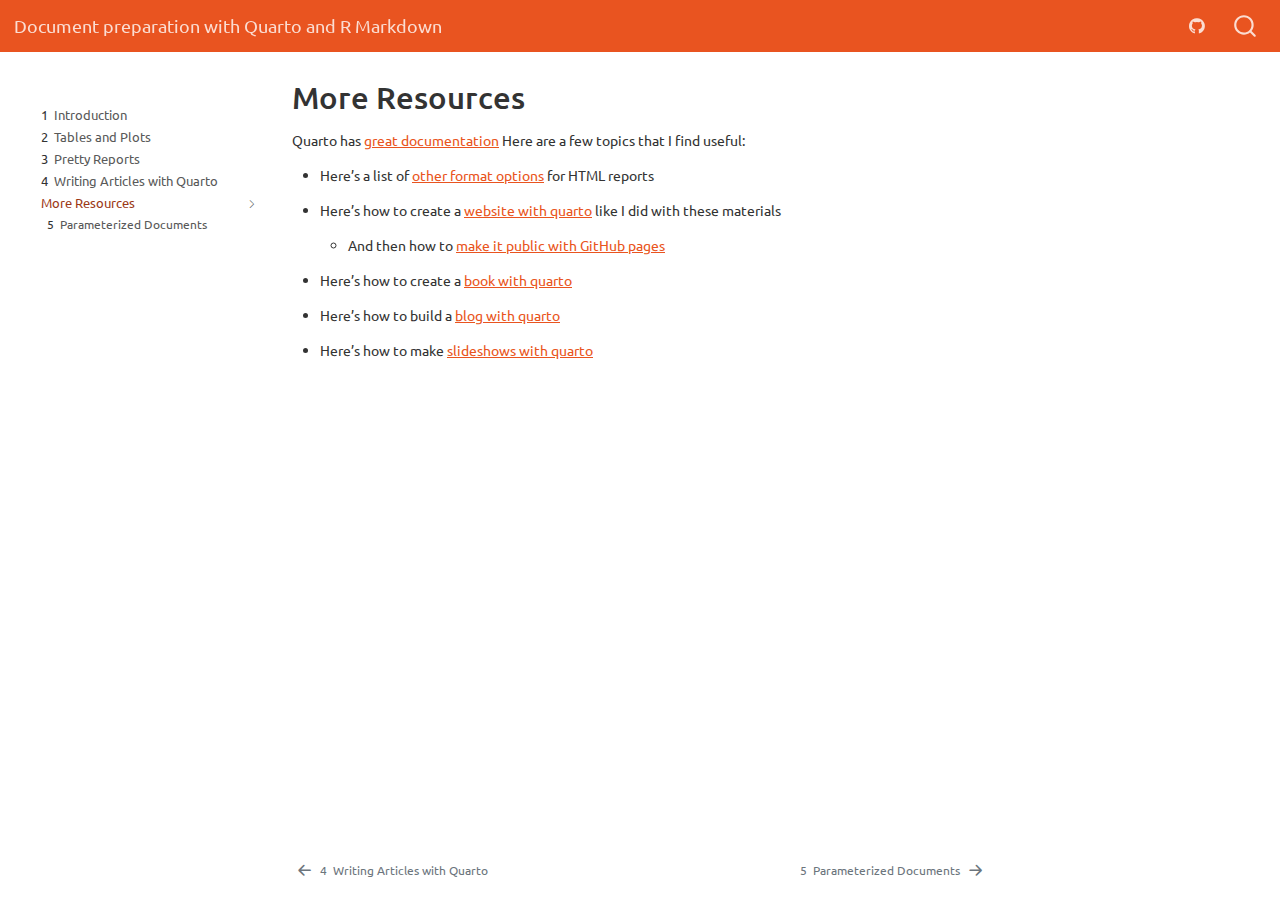
<file: docs/More.html>
<!DOCTYPE html>
<html xmlns="http://www.w3.org/1999/xhtml" lang="en" xml:lang="en"><head>

<meta charset="utf-8">
<meta name="generator" content="quarto-1.1.251">

<meta name="viewport" content="width=device-width, initial-scale=1.0, user-scalable=yes">


<title>Document preparation with Quarto and R Markdown - More Resources</title>
<style>
code{white-space: pre-wrap;}
span.smallcaps{font-variant: small-caps;}
div.columns{display: flex; gap: min(4vw, 1.5em);}
div.column{flex: auto; overflow-x: auto;}
div.hanging-indent{margin-left: 1.5em; text-indent: -1.5em;}
ul.task-list{list-style: none;}
ul.task-list li input[type="checkbox"] {
  width: 0.8em;
  margin: 0 0.8em 0.2em -1.6em;
  vertical-align: middle;
}
</style>


<script src="site_libs/quarto-nav/quarto-nav.js"></script>
<script src="site_libs/quarto-nav/headroom.min.js"></script>
<script src="site_libs/clipboard/clipboard.min.js"></script>
<script src="site_libs/quarto-search/autocomplete.umd.js"></script>
<script src="site_libs/quarto-search/fuse.min.js"></script>
<script src="site_libs/quarto-search/quarto-search.js"></script>
<meta name="quarto:offset" content="./">
<link href="./Parameterized.html" rel="next">
<link href="./Articles.html" rel="prev">
<script src="site_libs/quarto-html/quarto.js"></script>
<script src="site_libs/quarto-html/popper.min.js"></script>
<script src="site_libs/quarto-html/tippy.umd.min.js"></script>
<script src="site_libs/quarto-html/anchor.min.js"></script>
<link href="site_libs/quarto-html/tippy.css" rel="stylesheet">
<link href="site_libs/quarto-html/quarto-syntax-highlighting.css" rel="stylesheet" id="quarto-text-highlighting-styles">
<script src="site_libs/bootstrap/bootstrap.min.js"></script>
<link href="site_libs/bootstrap/bootstrap-icons.css" rel="stylesheet">
<link href="site_libs/bootstrap/bootstrap.min.css" rel="stylesheet" id="quarto-bootstrap" data-mode="light">
<script id="quarto-search-options" type="application/json">{
  "location": "navbar",
  "copy-button": false,
  "collapse-after": 3,
  "panel-placement": "end",
  "type": "overlay",
  "limit": 20,
  "language": {
    "search-no-results-text": "No results",
    "search-matching-documents-text": "matching documents",
    "search-copy-link-title": "Copy link to search",
    "search-hide-matches-text": "Hide additional matches",
    "search-more-match-text": "more match in this document",
    "search-more-matches-text": "more matches in this document",
    "search-clear-button-title": "Clear",
    "search-detached-cancel-button-title": "Cancel",
    "search-submit-button-title": "Submit"
  }
}</script>


</head>

<body class="nav-sidebar floating nav-fixed">


<div id="quarto-search-results"></div>
  <header id="quarto-header" class="headroom fixed-top">
    <nav class="navbar navbar-expand-lg navbar-dark ">
      <div class="navbar-container container-fluid">
      <div class="navbar-brand-container">
    <a class="navbar-brand" href="./index.html">
    <span class="navbar-title">Document preparation with Quarto and R Markdown</span>
    </a>
  </div>
          <button class="navbar-toggler" type="button" data-bs-toggle="collapse" data-bs-target="#navbarCollapse" aria-controls="navbarCollapse" aria-expanded="false" aria-label="Toggle navigation" onclick="if (window.quartoToggleHeadroom) { window.quartoToggleHeadroom(); }">
  <span class="navbar-toggler-icon"></span>
</button>
          <div class="collapse navbar-collapse" id="navbarCollapse">
            <ul class="navbar-nav navbar-nav-scroll ms-auto">
  <li class="nav-item compact">
    <a class="nav-link" href="https://github.com/jennalandy/remodel-your-qmd"><i class="bi bi-github" role="img" aria-label="GitHub">
</i> 
 </a>
  </li>  
</ul>
              <div id="quarto-search" class="" title="Search"></div>
          </div> <!-- /navcollapse -->
      </div> <!-- /container-fluid -->
    </nav>
  <nav class="quarto-secondary-nav" data-bs-toggle="collapse" data-bs-target="#quarto-sidebar" aria-controls="quarto-sidebar" aria-expanded="false" aria-label="Toggle sidebar navigation" onclick="if (window.quartoToggleHeadroom) { window.quartoToggleHeadroom(); }">
    <div class="container-fluid d-flex justify-content-between">
      <h1 class="quarto-secondary-nav-title">More Resources</h1>
      <button type="button" class="quarto-btn-toggle btn" aria-label="Show secondary navigation">
        <i class="bi bi-chevron-right"></i>
      </button>
    </div>
  </nav>
</header>
<!-- content -->
<div id="quarto-content" class="quarto-container page-columns page-rows-contents page-layout-article page-navbar">
<!-- sidebar -->
  <nav id="quarto-sidebar" class="sidebar collapse sidebar-navigation floating overflow-auto">
      <div class="mt-2 flex-shrink-0 align-items-center">
        <div class="sidebar-search">
        <div id="quarto-search" class="" title="Search"></div>
        </div>
      </div>
    <div class="sidebar-menu-container"> 
    <ul class="list-unstyled mt-1">
        <li class="sidebar-item">
  <div class="sidebar-item-container"> 
  <a href="./index.html" class="sidebar-item-text sidebar-link"><span class="chapter-number">1</span>&nbsp; <span class="chapter-title">Introduction</span></a>
  </div>
</li>
        <li class="sidebar-item">
  <div class="sidebar-item-container"> 
  <a href="./Tables_and_Plots.html" class="sidebar-item-text sidebar-link"><span class="chapter-number">2</span>&nbsp; <span class="chapter-title">Tables and Plots</span></a>
  </div>
</li>
        <li class="sidebar-item">
  <div class="sidebar-item-container"> 
  <a href="./Reports_and_Themes.html" class="sidebar-item-text sidebar-link"><span class="chapter-number">3</span>&nbsp; <span class="chapter-title">Pretty Reports</span></a>
  </div>
</li>
        <li class="sidebar-item">
  <div class="sidebar-item-container"> 
  <a href="./Articles.html" class="sidebar-item-text sidebar-link"><span class="chapter-number">4</span>&nbsp; <span class="chapter-title">Writing Articles with Quarto</span></a>
  </div>
</li>
        <li class="sidebar-item sidebar-item-section">
      <div class="sidebar-item-container"> 
            <a href="./More.html" class="sidebar-item-text sidebar-link active">More Resources</a>
          <a class="sidebar-item-toggle text-start" data-bs-toggle="collapse" data-bs-target="#quarto-sidebar-section-1" aria-expanded="true">
            <i class="bi bi-chevron-right ms-2"></i>
          </a> 
      </div>
      <ul id="quarto-sidebar-section-1" class="collapse list-unstyled sidebar-section depth1 show">  
          <li class="sidebar-item">
  <div class="sidebar-item-container"> 
  <a href="./Parameterized.html" class="sidebar-item-text sidebar-link"><span class="chapter-number">5</span>&nbsp; <span class="chapter-title">Parameterized Documents</span></a>
  </div>
</li>
      </ul>
  </li>
    </ul>
    </div>
</nav>
<!-- margin-sidebar -->
    <div id="quarto-margin-sidebar" class="sidebar margin-sidebar">
        
    </div>
<!-- main -->
<main class="content" id="quarto-document-content">

<header id="title-block-header" class="quarto-title-block default">
<div class="quarto-title">
<h1 class="title d-none d-lg-block">More Resources</h1>
</div>



<div class="quarto-title-meta">

    
    
  </div>
  

</header>

<p>Quarto has <a href="https://quarto.org/docs/guide/">great documentation</a> Here are a few topics that I find useful:</p>
<ul>
<li><p>Here’s a list of <a href="https://quarto.org/docs/reference/formats/html.html">other format options</a> for HTML reports</p></li>
<li><p>Here’s how to create a <a href="https://quarto.org/docs/websites/">website with quarto</a> like I did with these materials</p>
<ul>
<li>And then how to <a href="https://quarto.org/docs/publishing/github-pages.html">make it public with GitHub pages</a></li>
</ul></li>
<li><p>Here’s how to create a <a href="https://quarto.org/docs/books/">book with quarto</a></p></li>
<li><p>Here’s how to build a <a href="https://quarto.org/docs/websites/website-blog.html">blog with quarto</a></p></li>
<li><p>Here’s how to make <a href="https://quarto.org/docs/presentations/">slideshows with quarto</a></p></li>
</ul>



</main> <!-- /main -->
<script id="quarto-html-after-body" type="application/javascript">
window.document.addEventListener("DOMContentLoaded", function (event) {
  const toggleBodyColorMode = (bsSheetEl) => {
    const mode = bsSheetEl.getAttribute("data-mode");
    const bodyEl = window.document.querySelector("body");
    if (mode === "dark") {
      bodyEl.classList.add("quarto-dark");
      bodyEl.classList.remove("quarto-light");
    } else {
      bodyEl.classList.add("quarto-light");
      bodyEl.classList.remove("quarto-dark");
    }
  }
  const toggleBodyColorPrimary = () => {
    const bsSheetEl = window.document.querySelector("link#quarto-bootstrap");
    if (bsSheetEl) {
      toggleBodyColorMode(bsSheetEl);
    }
  }
  toggleBodyColorPrimary();  
  const icon = "";
  const anchorJS = new window.AnchorJS();
  anchorJS.options = {
    placement: 'right',
    icon: icon
  };
  anchorJS.add('.anchored');
  const clipboard = new window.ClipboardJS('.code-copy-button', {
    target: function(trigger) {
      return trigger.previousElementSibling;
    }
  });
  clipboard.on('success', function(e) {
    // button target
    const button = e.trigger;
    // don't keep focus
    button.blur();
    // flash "checked"
    button.classList.add('code-copy-button-checked');
    var currentTitle = button.getAttribute("title");
    button.setAttribute("title", "Copied!");
    setTimeout(function() {
      button.setAttribute("title", currentTitle);
      button.classList.remove('code-copy-button-checked');
    }, 1000);
    // clear code selection
    e.clearSelection();
  });
  function tippyHover(el, contentFn) {
    const config = {
      allowHTML: true,
      content: contentFn,
      maxWidth: 500,
      delay: 100,
      arrow: false,
      appendTo: function(el) {
          return el.parentElement;
      },
      interactive: true,
      interactiveBorder: 10,
      theme: 'quarto',
      placement: 'bottom-start'
    };
    window.tippy(el, config); 
  }
  const noterefs = window.document.querySelectorAll('a[role="doc-noteref"]');
  for (var i=0; i<noterefs.length; i++) {
    const ref = noterefs[i];
    tippyHover(ref, function() {
      // use id or data attribute instead here
      let href = ref.getAttribute('data-footnote-href') || ref.getAttribute('href');
      try { href = new URL(href).hash; } catch {}
      const id = href.replace(/^#\/?/, "");
      const note = window.document.getElementById(id);
      return note.innerHTML;
    });
  }
  var bibliorefs = window.document.querySelectorAll('a[role="doc-biblioref"]');
  for (var i=0; i<bibliorefs.length; i++) {
    const ref = bibliorefs[i];
    const cites = ref.parentNode.getAttribute('data-cites').split(' ');
    tippyHover(ref, function() {
      var popup = window.document.createElement('div');
      cites.forEach(function(cite) {
        var citeDiv = window.document.createElement('div');
        citeDiv.classList.add('hanging-indent');
        citeDiv.classList.add('csl-entry');
        var biblioDiv = window.document.getElementById('ref-' + cite);
        if (biblioDiv) {
          citeDiv.innerHTML = biblioDiv.innerHTML;
        }
        popup.appendChild(citeDiv);
      });
      return popup.innerHTML;
    });
  }
});
</script>
<nav class="page-navigation">
  <div class="nav-page nav-page-previous">
      <a href="./Articles.html" class="pagination-link">
        <i class="bi bi-arrow-left-short"></i> <span class="nav-page-text"><span class="chapter-number">4</span>&nbsp; <span class="chapter-title">Writing Articles with Quarto</span></span>
      </a>          
  </div>
  <div class="nav-page nav-page-next">
      <a href="./Parameterized.html" class="pagination-link">
        <span class="nav-page-text"><span class="chapter-number">5</span>&nbsp; <span class="chapter-title">Parameterized Documents</span></span> <i class="bi bi-arrow-right-short"></i>
      </a>
  </div>
</nav>
</div> <!-- /content -->



</body></html>
</file>
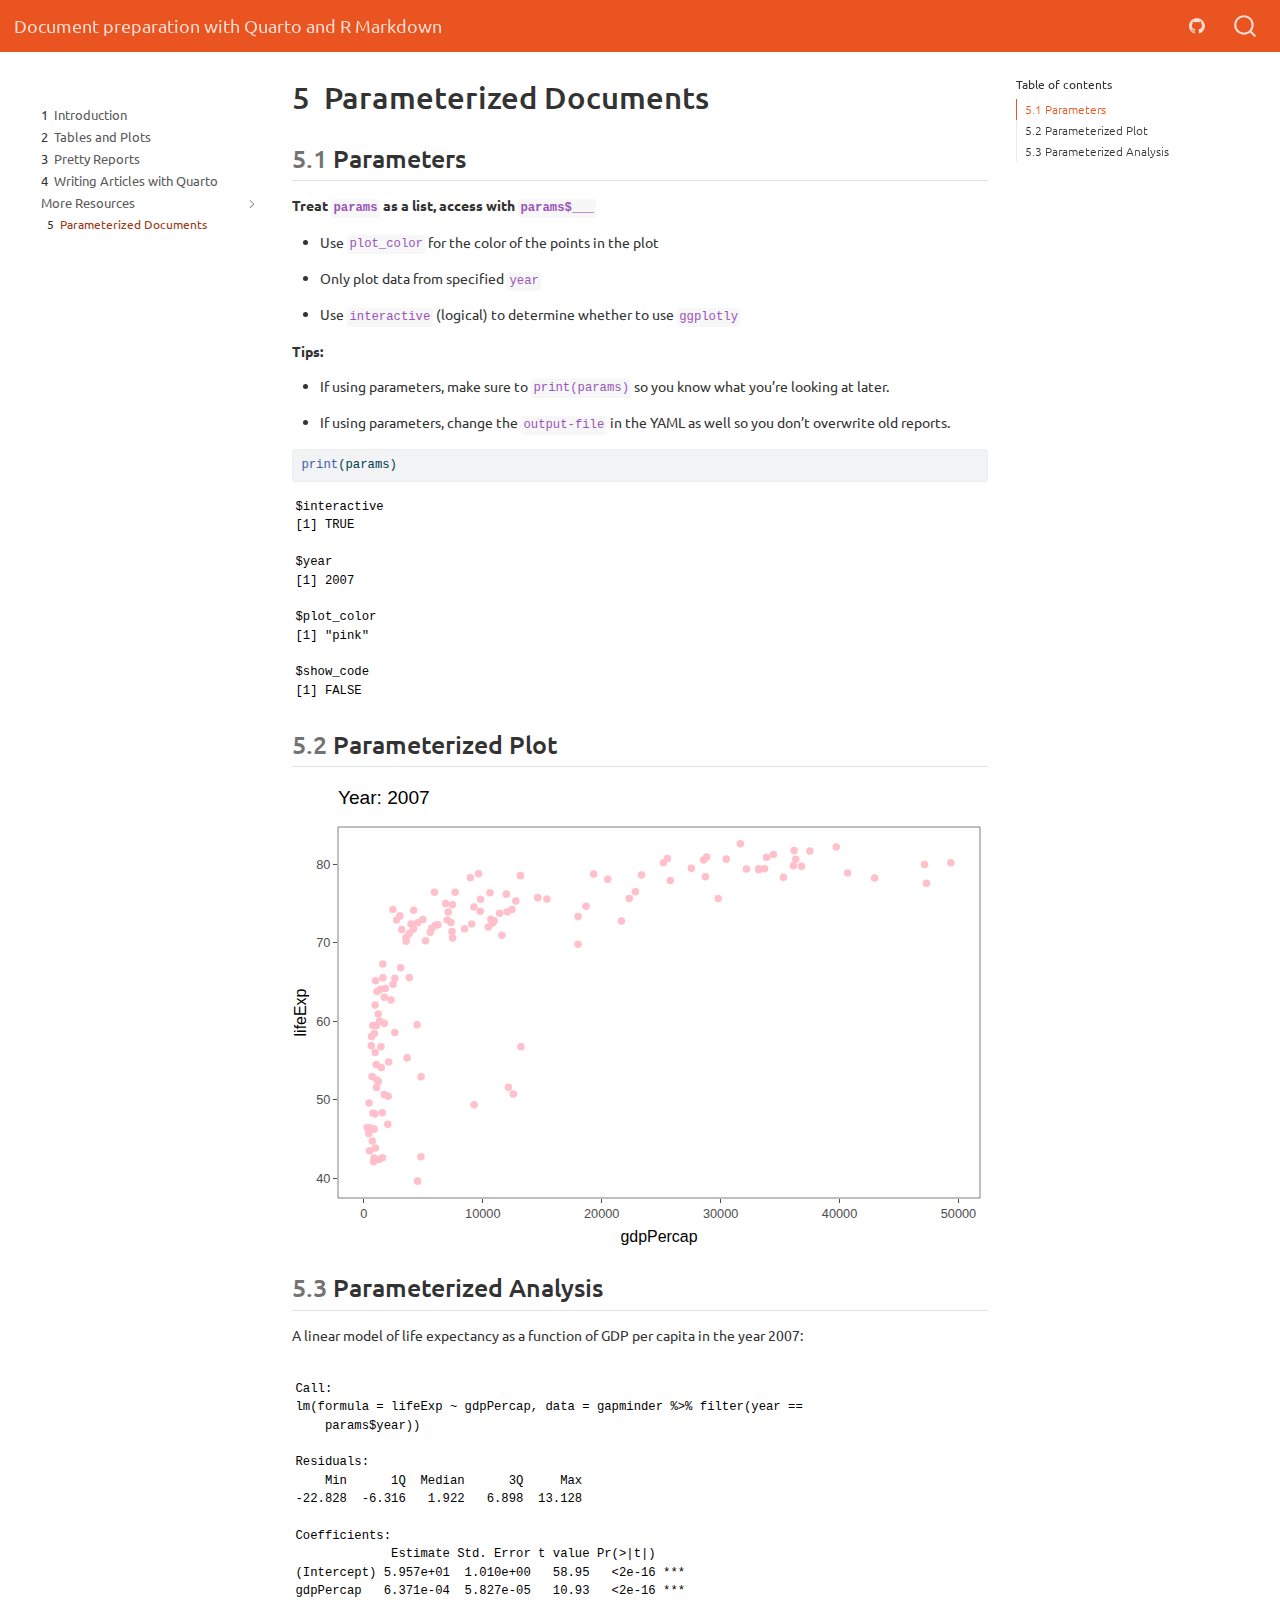
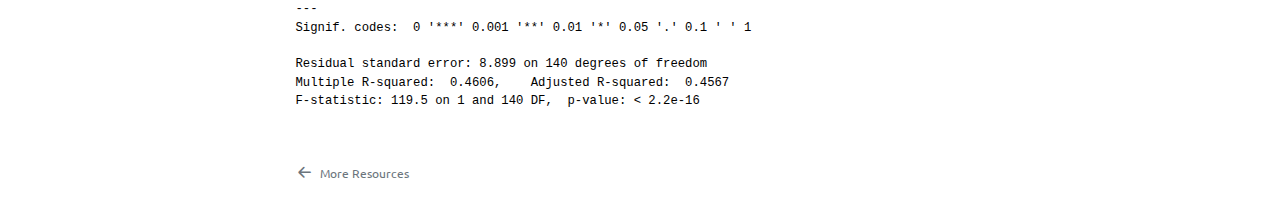
<file: docs/Parameterized.html>
<!DOCTYPE html>
<html xmlns="http://www.w3.org/1999/xhtml" lang="en" xml:lang="en"><head>

<meta charset="utf-8">
<meta name="generator" content="quarto-1.1.251">

<meta name="viewport" content="width=device-width, initial-scale=1.0, user-scalable=yes">


<title>Document preparation with Quarto and R Markdown - 5&nbsp; Parameterized Documents</title>
<style>
code{white-space: pre-wrap;}
span.smallcaps{font-variant: small-caps;}
div.columns{display: flex; gap: min(4vw, 1.5em);}
div.column{flex: auto; overflow-x: auto;}
div.hanging-indent{margin-left: 1.5em; text-indent: -1.5em;}
ul.task-list{list-style: none;}
ul.task-list li input[type="checkbox"] {
  width: 0.8em;
  margin: 0 0.8em 0.2em -1.6em;
  vertical-align: middle;
}
pre > code.sourceCode { white-space: pre; position: relative; }
pre > code.sourceCode > span { display: inline-block; line-height: 1.25; }
pre > code.sourceCode > span:empty { height: 1.2em; }
.sourceCode { overflow: visible; }
code.sourceCode > span { color: inherit; text-decoration: inherit; }
div.sourceCode { margin: 1em 0; }
pre.sourceCode { margin: 0; }
@media screen {
div.sourceCode { overflow: auto; }
}
@media print {
pre > code.sourceCode { white-space: pre-wrap; }
pre > code.sourceCode > span { text-indent: -5em; padding-left: 5em; }
}
pre.numberSource code
  { counter-reset: source-line 0; }
pre.numberSource code > span
  { position: relative; left: -4em; counter-increment: source-line; }
pre.numberSource code > span > a:first-child::before
  { content: counter(source-line);
    position: relative; left: -1em; text-align: right; vertical-align: baseline;
    border: none; display: inline-block;
    -webkit-touch-callout: none; -webkit-user-select: none;
    -khtml-user-select: none; -moz-user-select: none;
    -ms-user-select: none; user-select: none;
    padding: 0 4px; width: 4em;
    color: #aaaaaa;
  }
pre.numberSource { margin-left: 3em; border-left: 1px solid #aaaaaa;  padding-left: 4px; }
div.sourceCode
  {   }
@media screen {
pre > code.sourceCode > span > a:first-child::before { text-decoration: underline; }
}
code span.al { color: #ff0000; font-weight: bold; } /* Alert */
code span.an { color: #60a0b0; font-weight: bold; font-style: italic; } /* Annotation */
code span.at { color: #7d9029; } /* Attribute */
code span.bn { color: #40a070; } /* BaseN */
code span.bu { color: #008000; } /* BuiltIn */
code span.cf { color: #007020; font-weight: bold; } /* ControlFlow */
code span.ch { color: #4070a0; } /* Char */
code span.cn { color: #880000; } /* Constant */
code span.co { color: #60a0b0; font-style: italic; } /* Comment */
code span.cv { color: #60a0b0; font-weight: bold; font-style: italic; } /* CommentVar */
code span.do { color: #ba2121; font-style: italic; } /* Documentation */
code span.dt { color: #902000; } /* DataType */
code span.dv { color: #40a070; } /* DecVal */
code span.er { color: #ff0000; font-weight: bold; } /* Error */
code span.ex { } /* Extension */
code span.fl { color: #40a070; } /* Float */
code span.fu { color: #06287e; } /* Function */
code span.im { color: #008000; font-weight: bold; } /* Import */
code span.in { color: #60a0b0; font-weight: bold; font-style: italic; } /* Information */
code span.kw { color: #007020; font-weight: bold; } /* Keyword */
code span.op { color: #666666; } /* Operator */
code span.ot { color: #007020; } /* Other */
code span.pp { color: #bc7a00; } /* Preprocessor */
code span.sc { color: #4070a0; } /* SpecialChar */
code span.ss { color: #bb6688; } /* SpecialString */
code span.st { color: #4070a0; } /* String */
code span.va { color: #19177c; } /* Variable */
code span.vs { color: #4070a0; } /* VerbatimString */
code span.wa { color: #60a0b0; font-weight: bold; font-style: italic; } /* Warning */
</style>


<script src="site_libs/quarto-nav/quarto-nav.js"></script>
<script src="site_libs/quarto-nav/headroom.min.js"></script>
<script src="site_libs/clipboard/clipboard.min.js"></script>
<script src="site_libs/quarto-search/autocomplete.umd.js"></script>
<script src="site_libs/quarto-search/fuse.min.js"></script>
<script src="site_libs/quarto-search/quarto-search.js"></script>
<meta name="quarto:offset" content="./">
<link href="./More.html" rel="prev">
<script src="site_libs/quarto-html/quarto.js"></script>
<script src="site_libs/quarto-html/popper.min.js"></script>
<script src="site_libs/quarto-html/tippy.umd.min.js"></script>
<script src="site_libs/quarto-html/anchor.min.js"></script>
<link href="site_libs/quarto-html/tippy.css" rel="stylesheet">
<link href="site_libs/quarto-html/quarto-syntax-highlighting.css" rel="stylesheet" id="quarto-text-highlighting-styles">
<script src="site_libs/bootstrap/bootstrap.min.js"></script>
<link href="site_libs/bootstrap/bootstrap-icons.css" rel="stylesheet">
<link href="site_libs/bootstrap/bootstrap.min.css" rel="stylesheet" id="quarto-bootstrap" data-mode="light">
<script id="quarto-search-options" type="application/json">{
  "location": "navbar",
  "copy-button": false,
  "collapse-after": 3,
  "panel-placement": "end",
  "type": "overlay",
  "limit": 20,
  "language": {
    "search-no-results-text": "No results",
    "search-matching-documents-text": "matching documents",
    "search-copy-link-title": "Copy link to search",
    "search-hide-matches-text": "Hide additional matches",
    "search-more-match-text": "more match in this document",
    "search-more-matches-text": "more matches in this document",
    "search-clear-button-title": "Clear",
    "search-detached-cancel-button-title": "Cancel",
    "search-submit-button-title": "Submit"
  }
}</script>
<script src="site_libs/htmlwidgets-1.6.1/htmlwidgets.js"></script>
<script src="site_libs/plotly-binding-4.10.1/plotly.js"></script>
<script src="site_libs/typedarray-0.1/typedarray.min.js"></script>
<script src="site_libs/jquery-3.5.1/jquery.min.js"></script>
<link href="site_libs/crosstalk-1.2.0/css/crosstalk.min.css" rel="stylesheet">
<script src="site_libs/crosstalk-1.2.0/js/crosstalk.min.js"></script>
<link href="site_libs/plotly-htmlwidgets-css-2.11.1/plotly-htmlwidgets.css" rel="stylesheet">
<script src="site_libs/plotly-main-2.11.1/plotly-latest.min.js"></script>


</head>

<body class="nav-sidebar floating nav-fixed">


<div id="quarto-search-results"></div>
  <header id="quarto-header" class="headroom fixed-top">
    <nav class="navbar navbar-expand-lg navbar-dark ">
      <div class="navbar-container container-fluid">
      <div class="navbar-brand-container">
    <a class="navbar-brand" href="./index.html">
    <span class="navbar-title">Document preparation with Quarto and R Markdown</span>
    </a>
  </div>
          <button class="navbar-toggler" type="button" data-bs-toggle="collapse" data-bs-target="#navbarCollapse" aria-controls="navbarCollapse" aria-expanded="false" aria-label="Toggle navigation" onclick="if (window.quartoToggleHeadroom) { window.quartoToggleHeadroom(); }">
  <span class="navbar-toggler-icon"></span>
</button>
          <div class="collapse navbar-collapse" id="navbarCollapse">
            <ul class="navbar-nav navbar-nav-scroll ms-auto">
  <li class="nav-item compact">
    <a class="nav-link" href="https://github.com/jennalandy/remodel-your-qmd"><i class="bi bi-github" role="img" aria-label="GitHub">
</i> 
 </a>
  </li>  
</ul>
              <div id="quarto-search" class="" title="Search"></div>
          </div> <!-- /navcollapse -->
      </div> <!-- /container-fluid -->
    </nav>
  <nav class="quarto-secondary-nav" data-bs-toggle="collapse" data-bs-target="#quarto-sidebar" aria-controls="quarto-sidebar" aria-expanded="false" aria-label="Toggle sidebar navigation" onclick="if (window.quartoToggleHeadroom) { window.quartoToggleHeadroom(); }">
    <div class="container-fluid d-flex justify-content-between">
      <h1 class="quarto-secondary-nav-title"><span class="chapter-number">5</span>&nbsp; <span class="chapter-title">Parameterized Documents</span></h1>
      <button type="button" class="quarto-btn-toggle btn" aria-label="Show secondary navigation">
        <i class="bi bi-chevron-right"></i>
      </button>
    </div>
  </nav>
</header>
<!-- content -->
<div id="quarto-content" class="quarto-container page-columns page-rows-contents page-layout-article page-navbar">
<!-- sidebar -->
  <nav id="quarto-sidebar" class="sidebar collapse sidebar-navigation floating overflow-auto">
      <div class="mt-2 flex-shrink-0 align-items-center">
        <div class="sidebar-search">
        <div id="quarto-search" class="" title="Search"></div>
        </div>
      </div>
    <div class="sidebar-menu-container"> 
    <ul class="list-unstyled mt-1">
        <li class="sidebar-item">
  <div class="sidebar-item-container"> 
  <a href="./index.html" class="sidebar-item-text sidebar-link"><span class="chapter-number">1</span>&nbsp; <span class="chapter-title">Introduction</span></a>
  </div>
</li>
        <li class="sidebar-item">
  <div class="sidebar-item-container"> 
  <a href="./Tables_and_Plots.html" class="sidebar-item-text sidebar-link"><span class="chapter-number">2</span>&nbsp; <span class="chapter-title">Tables and Plots</span></a>
  </div>
</li>
        <li class="sidebar-item">
  <div class="sidebar-item-container"> 
  <a href="./Reports_and_Themes.html" class="sidebar-item-text sidebar-link"><span class="chapter-number">3</span>&nbsp; <span class="chapter-title">Pretty Reports</span></a>
  </div>
</li>
        <li class="sidebar-item">
  <div class="sidebar-item-container"> 
  <a href="./Articles.html" class="sidebar-item-text sidebar-link"><span class="chapter-number">4</span>&nbsp; <span class="chapter-title">Writing Articles with Quarto</span></a>
  </div>
</li>
        <li class="sidebar-item sidebar-item-section">
      <div class="sidebar-item-container"> 
            <a href="./More.html" class="sidebar-item-text sidebar-link">More Resources</a>
          <a class="sidebar-item-toggle text-start" data-bs-toggle="collapse" data-bs-target="#quarto-sidebar-section-1" aria-expanded="true">
            <i class="bi bi-chevron-right ms-2"></i>
          </a> 
      </div>
      <ul id="quarto-sidebar-section-1" class="collapse list-unstyled sidebar-section depth1 show">  
          <li class="sidebar-item">
  <div class="sidebar-item-container"> 
  <a href="./Parameterized.html" class="sidebar-item-text sidebar-link active"><span class="chapter-number">5</span>&nbsp; <span class="chapter-title">Parameterized Documents</span></a>
  </div>
</li>
      </ul>
  </li>
    </ul>
    </div>
</nav>
<!-- margin-sidebar -->
    <div id="quarto-margin-sidebar" class="sidebar margin-sidebar">
        <nav id="TOC" role="doc-toc" class="toc-active">
    <h2 id="toc-title">Table of contents</h2>
   
  <ul>
  <li><a href="#parameters" id="toc-parameters" class="nav-link active" data-scroll-target="#parameters"><span class="toc-section-number">5.1</span>  Parameters</a></li>
  <li><a href="#parameterized-plot" id="toc-parameterized-plot" class="nav-link" data-scroll-target="#parameterized-plot"><span class="toc-section-number">5.2</span>  Parameterized Plot</a></li>
  <li><a href="#parameterized-analysis" id="toc-parameterized-analysis" class="nav-link" data-scroll-target="#parameterized-analysis"><span class="toc-section-number">5.3</span>  Parameterized Analysis</a></li>
  </ul>
</nav>
    </div>
<!-- main -->
<main class="content" id="quarto-document-content">

<header id="title-block-header" class="quarto-title-block default">
<div class="quarto-title">
<h1 class="title d-none d-lg-block"><span class="chapter-number">5</span>&nbsp; <span class="chapter-title">Parameterized Documents</span></h1>
</div>



<div class="quarto-title-meta">

    
    
  </div>
  

</header>

<div class="cell">

</div>
<section id="parameters" class="level2" data-number="5.1">
<h2 data-number="5.1" class="anchored" data-anchor-id="parameters"><span class="header-section-number">5.1</span> Parameters</h2>
<p><strong>Treat <code>params</code> as a list, access with <code>params$___</code></strong></p>
<ul>
<li><p>Use <code>plot_color</code> for the color of the points in the plot</p></li>
<li><p>Only plot data from specified <code>year</code></p></li>
<li><p>Use <code>interactive</code> (logical) to determine whether to use <code>ggplotly</code></p></li>
</ul>
<p><strong>Tips:</strong></p>
<ul>
<li><p>If using parameters, make sure to <code>print(params)</code> so you know what you’re looking at later.</p></li>
<li><p>If using parameters, change the <code>output-file</code> in the YAML as well so you don’t overwrite old reports.</p></li>
</ul>
<div class="cell">
<div class="sourceCode cell-code" id="cb1"><pre class="sourceCode r code-with-copy"><code class="sourceCode r"><span id="cb1-1"><a href="#cb1-1" aria-hidden="true" tabindex="-1"></a><span class="fu">print</span>(params)</span></code><button title="Copy to Clipboard" class="code-copy-button"><i class="bi"></i></button></pre></div>
<div class="cell-output cell-output-stdout">
<pre><code>$interactive
[1] TRUE

$year
[1] 2007

$plot_color
[1] "pink"

$show_code
[1] FALSE</code></pre>
</div>
</div>
</section>
<section id="parameterized-plot" class="level2" data-number="5.2">
<h2 data-number="5.2" class="anchored" data-anchor-id="parameterized-plot"><span class="header-section-number">5.2</span> Parameterized Plot</h2>
<div class="cell">
<div class="cell-output-display">
<div class="plotly html-widget html-fill-item-overflow-hidden html-fill-item" id="htmlwidget-4d2aa3a59f48bf3d1b93" style="width:100%;height:464px;"></div>
<script type="application/json" data-for="htmlwidget-4d2aa3a59f48bf3d1b93">{"x":{"data":[{"x":[974.5803384,5937.029526,6223.367465,4797.231267,12779.37964,34435.36744,36126.4927,29796.04834,1391.253792,33692.60508,1441.284873,3822.137084,7446.298803,12569.85177,9065.800825,10680.79282,1217.032994,430.0706916,1713.778686,2042.09524,36319.23501,706.016537,1704.063724,13171.63885,4959.114854,7006.580419,986.1478792,277.5518587,3632.557798,9645.06142,1544.750112,14619.22272,8948.102923,22833.30851,35278.41874,2082.481567,6025.374752,6873.262326,5581.180998,5728.353514,12154.08975,641.3695236,690.8055759,33207.0844,30470.0167,13206.48452,752.7497265,32170.37442,1327.60891,27538.41188,5186.050003,942.6542111,579.231743,1201.637154,3548.330846,39724.97867,18008.94444,36180.78919,2452.210407,3540.651564,11605.71449,4471.061906,40675.99635,25523.2771,28569.7197,7320.880262,31656.06806,4519.461171,1463.249282,1593.06548,23348.13973,47306.98978,10461.05868,1569.331442,414.5073415,12057.49928,1044.770126,759.3499101,12451.6558,1042.581557,1803.151496,10956.99112,11977.57496,3095.772271,9253.896111,3820.17523,823.6856205,944,4811.060429,1091.359778,36797.93332,25185.00911,2749.320965,619.6768924,2013.977305,49357.19017,22316.19287,2605.94758,9809.185636,4172.838464,7408.905561,3190.481016,15389.92468,20509.64777,19328.70901,7670.122558,10808.47561,863.0884639,1598.435089,21654.83194,1712.472136,9786.534714,862.5407561,47143.17964,18678.31435,25768.25759,926.1410683,9269.657808,28821.0637,3970.095407,2602.394995,4513.480643,33859.74835,37506.41907,4184.548089,28718.27684,1107.482182,7458.396327,882.9699438,18008.50924,7092.923025,8458.276384,1056.380121,33203.26128,42951.65309,10611.46299,11415.80569,2441.576404,3025.349798,2280.769906,1271.211593,469.7092981],"y":[43.828,76.423,72.301,42.731,75.32,81.235,79.829,75.635,64.062,79.441,56.728,65.554,74.852,50.728,72.39,73.005,52.295,49.58,59.723,50.43,80.653,44.741,50.651,78.553,72.961,72.889,65.152,46.462,55.322,78.782,48.328,75.748,78.273,76.486,78.332,54.791,72.235,74.994,71.338,71.878,51.579,58.04,52.947,79.313,80.657,56.735,59.448,79.406,60.022,79.483,70.259,56.007,46.388,60.916,70.198,82.208,73.338,81.757,64.698,70.65,70.964,59.545,78.885,80.745,80.546,72.567,82.603,72.535,54.11,67.297,78.623,77.588,71.993,42.592,45.678,73.952,59.443,48.303,74.241,54.467,64.164,72.801,76.195,66.803,74.543,71.164,42.082,62.069,52.906,63.785,79.762,80.204,72.899,56.867,46.859,80.196,75.64,65.483,75.537,71.752,71.421,71.688,75.563,78.098,78.746,76.442,72.476,46.242,65.528,72.777,63.062,74.002,42.568,79.972,74.663,77.926,48.159,49.339,80.941,72.396,58.556,39.613,80.884,81.701,74.143,78.4,52.517,70.616,58.42,69.819,73.923,71.777,51.542,79.425,78.242,76.384,73.747,74.249,73.422,62.698,42.384,43.487],"text":["gdpPercap:   974.5803<br />lifeExp: 43.828<br />Country:  Afghanistan <br />Continent: Asia <br />Pop: 31889923","gdpPercap:  5937.0295<br />lifeExp: 76.423<br />Country:  Albania <br />Continent: Europe <br />Pop: 3600523","gdpPercap:  6223.3675<br />lifeExp: 72.301<br />Country:  Algeria <br />Continent: Africa <br />Pop: 33333216","gdpPercap:  4797.2313<br />lifeExp: 42.731<br />Country:  Angola <br />Continent: Africa <br />Pop: 12420476","gdpPercap: 12779.3796<br />lifeExp: 75.320<br />Country:  Argentina <br />Continent: Americas <br />Pop: 40301927","gdpPercap: 34435.3674<br />lifeExp: 81.235<br />Country:  Australia <br />Continent: Oceania <br />Pop: 20434176","gdpPercap: 36126.4927<br />lifeExp: 79.829<br />Country:  Austria <br />Continent: Europe <br />Pop: 8199783","gdpPercap: 29796.0483<br />lifeExp: 75.635<br />Country:  Bahrain <br />Continent: Asia <br />Pop: 708573","gdpPercap:  1391.2538<br />lifeExp: 64.062<br />Country:  Bangladesh <br />Continent: Asia <br />Pop: 150448339","gdpPercap: 33692.6051<br />lifeExp: 79.441<br />Country:  Belgium <br />Continent: Europe <br />Pop: 10392226","gdpPercap:  1441.2849<br />lifeExp: 56.728<br />Country:  Benin <br />Continent: Africa <br />Pop: 8078314","gdpPercap:  3822.1371<br />lifeExp: 65.554<br />Country:  Bolivia <br />Continent: Americas <br />Pop: 9119152","gdpPercap:  7446.2988<br />lifeExp: 74.852<br />Country:  Bosnia and Herzegovina <br />Continent: Europe <br />Pop: 4552198","gdpPercap: 12569.8518<br />lifeExp: 50.728<br />Country:  Botswana <br />Continent: Africa <br />Pop: 1639131","gdpPercap:  9065.8008<br />lifeExp: 72.390<br />Country:  Brazil <br />Continent: Americas <br />Pop: 190010647","gdpPercap: 10680.7928<br />lifeExp: 73.005<br />Country:  Bulgaria <br />Continent: Europe <br />Pop: 7322858","gdpPercap:  1217.0330<br />lifeExp: 52.295<br />Country:  Burkina Faso <br />Continent: Africa <br />Pop: 14326203","gdpPercap:   430.0707<br />lifeExp: 49.580<br />Country:  Burundi <br />Continent: Africa <br />Pop: 8390505","gdpPercap:  1713.7787<br />lifeExp: 59.723<br />Country:  Cambodia <br />Continent: Asia <br />Pop: 14131858","gdpPercap:  2042.0952<br />lifeExp: 50.430<br />Country:  Cameroon <br />Continent: Africa <br />Pop: 17696293","gdpPercap: 36319.2350<br />lifeExp: 80.653<br />Country:  Canada <br />Continent: Americas <br />Pop: 33390141","gdpPercap:   706.0165<br />lifeExp: 44.741<br />Country:  Central African Republic <br />Continent: Africa <br />Pop: 4369038","gdpPercap:  1704.0637<br />lifeExp: 50.651<br />Country:  Chad <br />Continent: Africa <br />Pop: 10238807","gdpPercap: 13171.6388<br />lifeExp: 78.553<br />Country:  Chile <br />Continent: Americas <br />Pop: 16284741","gdpPercap:  4959.1149<br />lifeExp: 72.961<br />Country:  China <br />Continent: Asia <br />Pop: 1318683096","gdpPercap:  7006.5804<br />lifeExp: 72.889<br />Country:  Colombia <br />Continent: Americas <br />Pop: 44227550","gdpPercap:   986.1479<br />lifeExp: 65.152<br />Country:  Comoros <br />Continent: Africa <br />Pop: 710960","gdpPercap:   277.5519<br />lifeExp: 46.462<br />Country:  Congo, Dem. Rep. <br />Continent: Africa <br />Pop: 64606759","gdpPercap:  3632.5578<br />lifeExp: 55.322<br />Country:  Congo, Rep. <br />Continent: Africa <br />Pop: 3800610","gdpPercap:  9645.0614<br />lifeExp: 78.782<br />Country:  Costa Rica <br />Continent: Americas <br />Pop: 4133884","gdpPercap:  1544.7501<br />lifeExp: 48.328<br />Country:  Cote d'Ivoire <br />Continent: Africa <br />Pop: 18013409","gdpPercap: 14619.2227<br />lifeExp: 75.748<br />Country:  Croatia <br />Continent: Europe <br />Pop: 4493312","gdpPercap:  8948.1029<br />lifeExp: 78.273<br />Country:  Cuba <br />Continent: Americas <br />Pop: 11416987","gdpPercap: 22833.3085<br />lifeExp: 76.486<br />Country:  Czech Republic <br />Continent: Europe <br />Pop: 10228744","gdpPercap: 35278.4187<br />lifeExp: 78.332<br />Country:  Denmark <br />Continent: Europe <br />Pop: 5468120","gdpPercap:  2082.4816<br />lifeExp: 54.791<br />Country:  Djibouti <br />Continent: Africa <br />Pop: 496374","gdpPercap:  6025.3748<br />lifeExp: 72.235<br />Country:  Dominican Republic <br />Continent: Americas <br />Pop: 9319622","gdpPercap:  6873.2623<br />lifeExp: 74.994<br />Country:  Ecuador <br />Continent: Americas <br />Pop: 13755680","gdpPercap:  5581.1810<br />lifeExp: 71.338<br />Country:  Egypt <br />Continent: Africa <br />Pop: 80264543","gdpPercap:  5728.3535<br />lifeExp: 71.878<br />Country:  El Salvador <br />Continent: Americas <br />Pop: 6939688","gdpPercap: 12154.0897<br />lifeExp: 51.579<br />Country:  Equatorial Guinea <br />Continent: Africa <br />Pop: 551201","gdpPercap:   641.3695<br />lifeExp: 58.040<br />Country:  Eritrea <br />Continent: Africa <br />Pop: 4906585","gdpPercap:   690.8056<br />lifeExp: 52.947<br />Country:  Ethiopia <br />Continent: Africa <br />Pop: 76511887","gdpPercap: 33207.0844<br />lifeExp: 79.313<br />Country:  Finland <br />Continent: Europe <br />Pop: 5238460","gdpPercap: 30470.0167<br />lifeExp: 80.657<br />Country:  France <br />Continent: Europe <br />Pop: 61083916","gdpPercap: 13206.4845<br />lifeExp: 56.735<br />Country:  Gabon <br />Continent: Africa <br />Pop: 1454867","gdpPercap:   752.7497<br />lifeExp: 59.448<br />Country:  Gambia <br />Continent: Africa <br />Pop: 1688359","gdpPercap: 32170.3744<br />lifeExp: 79.406<br />Country:  Germany <br />Continent: Europe <br />Pop: 82400996","gdpPercap:  1327.6089<br />lifeExp: 60.022<br />Country:  Ghana <br />Continent: Africa <br />Pop: 22873338","gdpPercap: 27538.4119<br />lifeExp: 79.483<br />Country:  Greece <br />Continent: Europe <br />Pop: 10706290","gdpPercap:  5186.0500<br />lifeExp: 70.259<br />Country:  Guatemala <br />Continent: Americas <br />Pop: 12572928","gdpPercap:   942.6542<br />lifeExp: 56.007<br />Country:  Guinea <br />Continent: Africa <br />Pop: 9947814","gdpPercap:   579.2317<br />lifeExp: 46.388<br />Country:  Guinea-Bissau <br />Continent: Africa <br />Pop: 1472041","gdpPercap:  1201.6372<br />lifeExp: 60.916<br />Country:  Haiti <br />Continent: Americas <br />Pop: 8502814","gdpPercap:  3548.3308<br />lifeExp: 70.198<br />Country:  Honduras <br />Continent: Americas <br />Pop: 7483763","gdpPercap: 39724.9787<br />lifeExp: 82.208<br />Country:  Hong Kong, China <br />Continent: Asia <br />Pop: 6980412","gdpPercap: 18008.9444<br />lifeExp: 73.338<br />Country:  Hungary <br />Continent: Europe <br />Pop: 9956108","gdpPercap: 36180.7892<br />lifeExp: 81.757<br />Country:  Iceland <br />Continent: Europe <br />Pop: 301931","gdpPercap:  2452.2104<br />lifeExp: 64.698<br />Country:  India <br />Continent: Asia <br />Pop: 1110396331","gdpPercap:  3540.6516<br />lifeExp: 70.650<br />Country:  Indonesia <br />Continent: Asia <br />Pop: 223547000","gdpPercap: 11605.7145<br />lifeExp: 70.964<br />Country:  Iran <br />Continent: Asia <br />Pop: 69453570","gdpPercap:  4471.0619<br />lifeExp: 59.545<br />Country:  Iraq <br />Continent: Asia <br />Pop: 27499638","gdpPercap: 40675.9964<br />lifeExp: 78.885<br />Country:  Ireland <br />Continent: Europe <br />Pop: 4109086","gdpPercap: 25523.2771<br />lifeExp: 80.745<br />Country:  Israel <br />Continent: Asia <br />Pop: 6426679","gdpPercap: 28569.7197<br />lifeExp: 80.546<br />Country:  Italy <br />Continent: Europe <br />Pop: 58147733","gdpPercap:  7320.8803<br />lifeExp: 72.567<br />Country:  Jamaica <br />Continent: Americas <br />Pop: 2780132","gdpPercap: 31656.0681<br />lifeExp: 82.603<br />Country:  Japan <br />Continent: Asia <br />Pop: 127467972","gdpPercap:  4519.4612<br />lifeExp: 72.535<br />Country:  Jordan <br />Continent: Asia <br />Pop: 6053193","gdpPercap:  1463.2493<br />lifeExp: 54.110<br />Country:  Kenya <br />Continent: Africa <br />Pop: 35610177","gdpPercap:  1593.0655<br />lifeExp: 67.297<br />Country:  Korea, Dem. Rep. <br />Continent: Asia <br />Pop: 23301725","gdpPercap: 23348.1397<br />lifeExp: 78.623<br />Country:  Korea, Rep. <br />Continent: Asia <br />Pop: 49044790","gdpPercap: 47306.9898<br />lifeExp: 77.588<br />Country:  Kuwait <br />Continent: Asia <br />Pop: 2505559","gdpPercap: 10461.0587<br />lifeExp: 71.993<br />Country:  Lebanon <br />Continent: Asia <br />Pop: 3921278","gdpPercap:  1569.3314<br />lifeExp: 42.592<br />Country:  Lesotho <br />Continent: Africa <br />Pop: 2012649","gdpPercap:   414.5073<br />lifeExp: 45.678<br />Country:  Liberia <br />Continent: Africa <br />Pop: 3193942","gdpPercap: 12057.4993<br />lifeExp: 73.952<br />Country:  Libya <br />Continent: Africa <br />Pop: 6036914","gdpPercap:  1044.7701<br />lifeExp: 59.443<br />Country:  Madagascar <br />Continent: Africa <br />Pop: 19167654","gdpPercap:   759.3499<br />lifeExp: 48.303<br />Country:  Malawi <br />Continent: Africa <br />Pop: 13327079","gdpPercap: 12451.6558<br />lifeExp: 74.241<br />Country:  Malaysia <br />Continent: Asia <br />Pop: 24821286","gdpPercap:  1042.5816<br />lifeExp: 54.467<br />Country:  Mali <br />Continent: Africa <br />Pop: 12031795","gdpPercap:  1803.1515<br />lifeExp: 64.164<br />Country:  Mauritania <br />Continent: Africa <br />Pop: 3270065","gdpPercap: 10956.9911<br />lifeExp: 72.801<br />Country:  Mauritius <br />Continent: Africa <br />Pop: 1250882","gdpPercap: 11977.5750<br />lifeExp: 76.195<br />Country:  Mexico <br />Continent: Americas <br />Pop: 108700891","gdpPercap:  3095.7723<br />lifeExp: 66.803<br />Country:  Mongolia <br />Continent: Asia <br />Pop: 2874127","gdpPercap:  9253.8961<br />lifeExp: 74.543<br />Country:  Montenegro <br />Continent: Europe <br />Pop: 684736","gdpPercap:  3820.1752<br />lifeExp: 71.164<br />Country:  Morocco <br />Continent: Africa <br />Pop: 33757175","gdpPercap:   823.6856<br />lifeExp: 42.082<br />Country:  Mozambique <br />Continent: Africa <br />Pop: 19951656","gdpPercap:   944.0000<br />lifeExp: 62.069<br />Country:  Myanmar <br />Continent: Asia <br />Pop: 47761980","gdpPercap:  4811.0604<br />lifeExp: 52.906<br />Country:  Namibia <br />Continent: Africa <br />Pop: 2055080","gdpPercap:  1091.3598<br />lifeExp: 63.785<br />Country:  Nepal <br />Continent: Asia <br />Pop: 28901790","gdpPercap: 36797.9333<br />lifeExp: 79.762<br />Country:  Netherlands <br />Continent: Europe <br />Pop: 16570613","gdpPercap: 25185.0091<br />lifeExp: 80.204<br />Country:  New Zealand <br />Continent: Oceania <br />Pop: 4115771","gdpPercap:  2749.3210<br />lifeExp: 72.899<br />Country:  Nicaragua <br />Continent: Americas <br />Pop: 5675356","gdpPercap:   619.6769<br />lifeExp: 56.867<br />Country:  Niger <br />Continent: Africa <br />Pop: 12894865","gdpPercap:  2013.9773<br />lifeExp: 46.859<br />Country:  Nigeria <br />Continent: Africa <br />Pop: 135031164","gdpPercap: 49357.1902<br />lifeExp: 80.196<br />Country:  Norway <br />Continent: Europe <br />Pop: 4627926","gdpPercap: 22316.1929<br />lifeExp: 75.640<br />Country:  Oman <br />Continent: Asia <br />Pop: 3204897","gdpPercap:  2605.9476<br />lifeExp: 65.483<br />Country:  Pakistan <br />Continent: Asia <br />Pop: 169270617","gdpPercap:  9809.1856<br />lifeExp: 75.537<br />Country:  Panama <br />Continent: Americas <br />Pop: 3242173","gdpPercap:  4172.8385<br />lifeExp: 71.752<br />Country:  Paraguay <br />Continent: Americas <br />Pop: 6667147","gdpPercap:  7408.9056<br />lifeExp: 71.421<br />Country:  Peru <br />Continent: Americas <br />Pop: 28674757","gdpPercap:  3190.4810<br />lifeExp: 71.688<br />Country:  Philippines <br />Continent: Asia <br />Pop: 91077287","gdpPercap: 15389.9247<br />lifeExp: 75.563<br />Country:  Poland <br />Continent: Europe <br />Pop: 38518241","gdpPercap: 20509.6478<br />lifeExp: 78.098<br />Country:  Portugal <br />Continent: Europe <br />Pop: 10642836","gdpPercap: 19328.7090<br />lifeExp: 78.746<br />Country:  Puerto Rico <br />Continent: Americas <br />Pop: 3942491","gdpPercap:  7670.1226<br />lifeExp: 76.442<br />Country:  Reunion <br />Continent: Africa <br />Pop: 798094","gdpPercap: 10808.4756<br />lifeExp: 72.476<br />Country:  Romania <br />Continent: Europe <br />Pop: 22276056","gdpPercap:   863.0885<br />lifeExp: 46.242<br />Country:  Rwanda <br />Continent: Africa <br />Pop: 8860588","gdpPercap:  1598.4351<br />lifeExp: 65.528<br />Country:  Sao Tome and Principe <br />Continent: Africa <br />Pop: 199579","gdpPercap: 21654.8319<br />lifeExp: 72.777<br />Country:  Saudi Arabia <br />Continent: Asia <br />Pop: 27601038","gdpPercap:  1712.4721<br />lifeExp: 63.062<br />Country:  Senegal <br />Continent: Africa <br />Pop: 12267493","gdpPercap:  9786.5347<br />lifeExp: 74.002<br />Country:  Serbia <br />Continent: Europe <br />Pop: 10150265","gdpPercap:   862.5408<br />lifeExp: 42.568<br />Country:  Sierra Leone <br />Continent: Africa <br />Pop: 6144562","gdpPercap: 47143.1796<br />lifeExp: 79.972<br />Country:  Singapore <br />Continent: Asia <br />Pop: 4553009","gdpPercap: 18678.3144<br />lifeExp: 74.663<br />Country:  Slovak Republic <br />Continent: Europe <br />Pop: 5447502","gdpPercap: 25768.2576<br />lifeExp: 77.926<br />Country:  Slovenia <br />Continent: Europe <br />Pop: 2009245","gdpPercap:   926.1411<br />lifeExp: 48.159<br />Country:  Somalia <br />Continent: Africa <br />Pop: 9118773","gdpPercap:  9269.6578<br />lifeExp: 49.339<br />Country:  South Africa <br />Continent: Africa <br />Pop: 43997828","gdpPercap: 28821.0637<br />lifeExp: 80.941<br />Country:  Spain <br />Continent: Europe <br />Pop: 40448191","gdpPercap:  3970.0954<br />lifeExp: 72.396<br />Country:  Sri Lanka <br />Continent: Asia <br />Pop: 20378239","gdpPercap:  2602.3950<br />lifeExp: 58.556<br />Country:  Sudan <br />Continent: Africa <br />Pop: 42292929","gdpPercap:  4513.4806<br />lifeExp: 39.613<br />Country:  Swaziland <br />Continent: Africa <br />Pop: 1133066","gdpPercap: 33859.7484<br />lifeExp: 80.884<br />Country:  Sweden <br />Continent: Europe <br />Pop: 9031088","gdpPercap: 37506.4191<br />lifeExp: 81.701<br />Country:  Switzerland <br />Continent: Europe <br />Pop: 7554661","gdpPercap:  4184.5481<br />lifeExp: 74.143<br />Country:  Syria <br />Continent: Asia <br />Pop: 19314747","gdpPercap: 28718.2768<br />lifeExp: 78.400<br />Country:  Taiwan <br />Continent: Asia <br />Pop: 23174294","gdpPercap:  1107.4822<br />lifeExp: 52.517<br />Country:  Tanzania <br />Continent: Africa <br />Pop: 38139640","gdpPercap:  7458.3963<br />lifeExp: 70.616<br />Country:  Thailand <br />Continent: Asia <br />Pop: 65068149","gdpPercap:   882.9699<br />lifeExp: 58.420<br />Country:  Togo <br />Continent: Africa <br />Pop: 5701579","gdpPercap: 18008.5092<br />lifeExp: 69.819<br />Country:  Trinidad and Tobago <br />Continent: Americas <br />Pop: 1056608","gdpPercap:  7092.9230<br />lifeExp: 73.923<br />Country:  Tunisia <br />Continent: Africa <br />Pop: 10276158","gdpPercap:  8458.2764<br />lifeExp: 71.777<br />Country:  Turkey <br />Continent: Europe <br />Pop: 71158647","gdpPercap:  1056.3801<br />lifeExp: 51.542<br />Country:  Uganda <br />Continent: Africa <br />Pop: 29170398","gdpPercap: 33203.2613<br />lifeExp: 79.425<br />Country:  United Kingdom <br />Continent: Europe <br />Pop: 60776238","gdpPercap: 42951.6531<br />lifeExp: 78.242<br />Country:  United States <br />Continent: Americas <br />Pop: 301139947","gdpPercap: 10611.4630<br />lifeExp: 76.384<br />Country:  Uruguay <br />Continent: Americas <br />Pop: 3447496","gdpPercap: 11415.8057<br />lifeExp: 73.747<br />Country:  Venezuela <br />Continent: Americas <br />Pop: 26084662","gdpPercap:  2441.5764<br />lifeExp: 74.249<br />Country:  Vietnam <br />Continent: Asia <br />Pop: 85262356","gdpPercap:  3025.3498<br />lifeExp: 73.422<br />Country:  West Bank and Gaza <br />Continent: Asia <br />Pop: 4018332","gdpPercap:  2280.7699<br />lifeExp: 62.698<br />Country:  Yemen, Rep. <br />Continent: Asia <br />Pop: 22211743","gdpPercap:  1271.2116<br />lifeExp: 42.384<br />Country:  Zambia <br />Continent: Africa <br />Pop: 11746035","gdpPercap:   469.7093<br />lifeExp: 43.487<br />Country:  Zimbabwe <br />Continent: Africa <br />Pop: 12311143"],"type":"scatter","mode":"markers","marker":{"autocolorscale":false,"color":"rgba(255,192,203,1)","opacity":1,"size":5.66929133858268,"symbol":"circle","line":{"width":1.88976377952756,"color":"rgba(255,192,203,1)"}},"hoveron":"points","showlegend":false,"xaxis":"x","yaxis":"y","hoverinfo":"text","frame":null}],"layout":{"margin":{"t":46.2864259028643,"r":7.97011207970112,"b":43.8356164383562,"l":40.6475716064757},"plot_bgcolor":"rgba(255,255,255,1)","paper_bgcolor":"rgba(255,255,255,1)","font":{"color":"rgba(0,0,0,1)","family":"","size":15.9402241594022},"title":{"text":"Year: 2007","font":{"color":"rgba(0,0,0,1)","family":"","size":19.1282689912827},"x":0,"xref":"paper"},"xaxis":{"domain":[0,1],"automargin":true,"type":"linear","autorange":false,"range":[-2176.430056865,51811.172085565],"tickmode":"array","ticktext":["0","10000","20000","30000","40000","50000"],"tickvals":[0,10000,20000,30000,40000,50000],"categoryorder":"array","categoryarray":["0","10000","20000","30000","40000","50000"],"nticks":null,"ticks":"outside","tickcolor":"rgba(77,77,77,1)","ticklen":3.98505603985056,"tickwidth":0.724555643609193,"showticklabels":true,"tickfont":{"color":"rgba(77,77,77,1)","family":"","size":12.7521793275218},"tickangle":-0,"showline":false,"linecolor":null,"linewidth":0,"showgrid":false,"gridcolor":null,"gridwidth":0,"zeroline":false,"anchor":"y","title":{"text":"gdpPercap","font":{"color":"rgba(0,0,0,1)","family":"","size":15.9402241594022}},"hoverformat":".2f"},"yaxis":{"domain":[0,1],"automargin":true,"type":"linear","autorange":false,"range":[37.4635,84.7525],"tickmode":"array","ticktext":["40","50","60","70","80"],"tickvals":[40,50,60,70,80],"categoryorder":"array","categoryarray":["40","50","60","70","80"],"nticks":null,"ticks":"outside","tickcolor":"rgba(77,77,77,1)","ticklen":3.98505603985056,"tickwidth":0.724555643609193,"showticklabels":true,"tickfont":{"color":"rgba(77,77,77,1)","family":"","size":12.7521793275218},"tickangle":-0,"showline":false,"linecolor":null,"linewidth":0,"showgrid":false,"gridcolor":null,"gridwidth":0,"zeroline":false,"anchor":"x","title":{"text":"lifeExp","font":{"color":"rgba(0,0,0,1)","family":"","size":15.9402241594022}},"hoverformat":".2f"},"shapes":[{"type":"rect","fillcolor":"transparent","line":{"color":"rgba(77,77,77,1)","width":0.724555643609193,"linetype":"solid"},"yref":"paper","xref":"paper","x0":0,"x1":1,"y0":0,"y1":1}],"showlegend":false,"legend":{"bgcolor":"rgba(255,255,255,1)","bordercolor":"transparent","borderwidth":2.06156048675734,"font":{"color":"rgba(0,0,0,1)","family":"","size":12.7521793275218}},"hovermode":"closest","barmode":"relative"},"config":{"doubleClick":"reset","modeBarButtonsToAdd":["hoverclosest","hovercompare"],"showSendToCloud":false},"source":"A","attrs":{"24e429e242db":{"x":{},"y":{},"text":{},"type":"scatter"}},"cur_data":"24e429e242db","visdat":{"24e429e242db":["function (y) ","x"]},"highlight":{"on":"plotly_click","persistent":false,"dynamic":false,"selectize":false,"opacityDim":0.2,"selected":{"opacity":1},"debounce":0},"shinyEvents":["plotly_hover","plotly_click","plotly_selected","plotly_relayout","plotly_brushed","plotly_brushing","plotly_clickannotation","plotly_doubleclick","plotly_deselect","plotly_afterplot","plotly_sunburstclick"],"base_url":"https://plot.ly"},"evals":[],"jsHooks":[]}</script>
</div>
</div>
</section>
<section id="parameterized-analysis" class="level2" data-number="5.3">
<h2 data-number="5.3" class="anchored" data-anchor-id="parameterized-analysis"><span class="header-section-number">5.3</span> Parameterized Analysis</h2>
<p>A linear model of life expectancy as a function of GDP per capita in the year 2007:</p>
<div class="cell">
<div class="cell-output cell-output-stdout">
<pre><code>
Call:
lm(formula = lifeExp ~ gdpPercap, data = gapminder %&gt;% filter(year == 
    params$year))

Residuals:
    Min      1Q  Median      3Q     Max 
-22.828  -6.316   1.922   6.898  13.128 

Coefficients:
             Estimate Std. Error t value Pr(&gt;|t|)    
(Intercept) 5.957e+01  1.010e+00   58.95   &lt;2e-16 ***
gdpPercap   6.371e-04  5.827e-05   10.93   &lt;2e-16 ***
---
Signif. codes:  0 '***' 0.001 '**' 0.01 '*' 0.05 '.' 0.1 ' ' 1

Residual standard error: 8.899 on 140 degrees of freedom
Multiple R-squared:  0.4606,    Adjusted R-squared:  0.4567 
F-statistic: 119.5 on 1 and 140 DF,  p-value: &lt; 2.2e-16</code></pre>
</div>
</div>


</section>

</main> <!-- /main -->
<script id="quarto-html-after-body" type="application/javascript">
window.document.addEventListener("DOMContentLoaded", function (event) {
  const toggleBodyColorMode = (bsSheetEl) => {
    const mode = bsSheetEl.getAttribute("data-mode");
    const bodyEl = window.document.querySelector("body");
    if (mode === "dark") {
      bodyEl.classList.add("quarto-dark");
      bodyEl.classList.remove("quarto-light");
    } else {
      bodyEl.classList.add("quarto-light");
      bodyEl.classList.remove("quarto-dark");
    }
  }
  const toggleBodyColorPrimary = () => {
    const bsSheetEl = window.document.querySelector("link#quarto-bootstrap");
    if (bsSheetEl) {
      toggleBodyColorMode(bsSheetEl);
    }
  }
  toggleBodyColorPrimary();  
  const icon = "";
  const anchorJS = new window.AnchorJS();
  anchorJS.options = {
    placement: 'right',
    icon: icon
  };
  anchorJS.add('.anchored');
  const clipboard = new window.ClipboardJS('.code-copy-button', {
    target: function(trigger) {
      return trigger.previousElementSibling;
    }
  });
  clipboard.on('success', function(e) {
    // button target
    const button = e.trigger;
    // don't keep focus
    button.blur();
    // flash "checked"
    button.classList.add('code-copy-button-checked');
    var currentTitle = button.getAttribute("title");
    button.setAttribute("title", "Copied!");
    setTimeout(function() {
      button.setAttribute("title", currentTitle);
      button.classList.remove('code-copy-button-checked');
    }, 1000);
    // clear code selection
    e.clearSelection();
  });
  function tippyHover(el, contentFn) {
    const config = {
      allowHTML: true,
      content: contentFn,
      maxWidth: 500,
      delay: 100,
      arrow: false,
      appendTo: function(el) {
          return el.parentElement;
      },
      interactive: true,
      interactiveBorder: 10,
      theme: 'quarto',
      placement: 'bottom-start'
    };
    window.tippy(el, config); 
  }
  const noterefs = window.document.querySelectorAll('a[role="doc-noteref"]');
  for (var i=0; i<noterefs.length; i++) {
    const ref = noterefs[i];
    tippyHover(ref, function() {
      // use id or data attribute instead here
      let href = ref.getAttribute('data-footnote-href') || ref.getAttribute('href');
      try { href = new URL(href).hash; } catch {}
      const id = href.replace(/^#\/?/, "");
      const note = window.document.getElementById(id);
      return note.innerHTML;
    });
  }
  var bibliorefs = window.document.querySelectorAll('a[role="doc-biblioref"]');
  for (var i=0; i<bibliorefs.length; i++) {
    const ref = bibliorefs[i];
    const cites = ref.parentNode.getAttribute('data-cites').split(' ');
    tippyHover(ref, function() {
      var popup = window.document.createElement('div');
      cites.forEach(function(cite) {
        var citeDiv = window.document.createElement('div');
        citeDiv.classList.add('hanging-indent');
        citeDiv.classList.add('csl-entry');
        var biblioDiv = window.document.getElementById('ref-' + cite);
        if (biblioDiv) {
          citeDiv.innerHTML = biblioDiv.innerHTML;
        }
        popup.appendChild(citeDiv);
      });
      return popup.innerHTML;
    });
  }
});
</script>
<nav class="page-navigation">
  <div class="nav-page nav-page-previous">
      <a href="./More.html" class="pagination-link">
        <i class="bi bi-arrow-left-short"></i> <span class="nav-page-text">More Resources</span>
      </a>          
  </div>
  <div class="nav-page nav-page-next">
  </div>
</nav>
</div> <!-- /content -->



</body></html>
</file>
<file: _book/site_libs/quarto-html/tippy.css>
.tippy-box[data-animation=fade][data-state=hidden]{opacity:0}[data-tippy-root]{max-width:calc(100vw - 10px)}.tippy-box{position:relative;background-color:#333;color:#fff;border-radius:4px;font-size:14px;line-height:1.4;white-space:normal;outline:0;transition-property:transform,visibility,opacity}.tippy-box[data-placement^=top]>.tippy-arrow{bottom:0}.tippy-box[data-placement^=top]>.tippy-arrow:before{bottom:-7px;left:0;border-width:8px 8px 0;border-top-color:initial;transform-origin:center top}.tippy-box[data-placement^=bottom]>.tippy-arrow{top:0}.tippy-box[data-placement^=bottom]>.tippy-arrow:before{top:-7px;left:0;border-width:0 8px 8px;border-bottom-color:initial;transform-origin:center bottom}.tippy-box[data-placement^=left]>.tippy-arrow{right:0}.tippy-box[data-placement^=left]>.tippy-arrow:before{border-width:8px 0 8px 8px;border-left-color:initial;right:-7px;transform-origin:center left}.tippy-box[data-placement^=right]>.tippy-arrow{left:0}.tippy-box[data-placement^=right]>.tippy-arrow:before{left:-7px;border-width:8px 8px 8px 0;border-right-color:initial;transform-origin:center right}.tippy-box[data-inertia][data-state=visible]{transition-timing-function:cubic-bezier(.54,1.5,.38,1.11)}.tippy-arrow{width:16px;height:16px;color:#333}.tippy-arrow:before{content:"";position:absolute;border-color:transparent;border-style:solid}.tippy-content{position:relative;padding:5px 9px;z-index:1}
</file>
<file: _book/site_libs/quarto-html/quarto-syntax-highlighting.css>
/* quarto syntax highlight colors */
:root {
  --quarto-hl-ot-color: #003B4F;
  --quarto-hl-at-color: #657422;
  --quarto-hl-ss-color: #20794D;
  --quarto-hl-an-color: #5E5E5E;
  --quarto-hl-fu-color: #4758AB;
  --quarto-hl-st-color: #20794D;
  --quarto-hl-cf-color: #003B4F;
  --quarto-hl-op-color: #5E5E5E;
  --quarto-hl-er-color: #AD0000;
  --quarto-hl-bn-color: #AD0000;
  --quarto-hl-al-color: #AD0000;
  --quarto-hl-va-color: #111111;
  --quarto-hl-bu-color: inherit;
  --quarto-hl-ex-color: inherit;
  --quarto-hl-pp-color: #AD0000;
  --quarto-hl-in-color: #5E5E5E;
  --quarto-hl-vs-color: #20794D;
  --quarto-hl-wa-color: #5E5E5E;
  --quarto-hl-do-color: #5E5E5E;
  --quarto-hl-im-color: #00769E;
  --quarto-hl-ch-color: #20794D;
  --quarto-hl-dt-color: #AD0000;
  --quarto-hl-fl-color: #AD0000;
  --quarto-hl-co-color: #5E5E5E;
  --quarto-hl-cv-color: #5E5E5E;
  --quarto-hl-cn-color: #8f5902;
  --quarto-hl-sc-color: #5E5E5E;
  --quarto-hl-dv-color: #AD0000;
  --quarto-hl-kw-color: #003B4F;
}

/* other quarto variables */
:root {
  --quarto-font-monospace: SFMono-Regular, Menlo, Monaco, Consolas, "Liberation Mono", "Courier New", monospace;
}

pre > code.sourceCode > span {
  color: #003B4F;
}

code span {
  color: #003B4F;
}

code.sourceCode > span {
  color: #003B4F;
}

div.sourceCode,
div.sourceCode pre.sourceCode {
  color: #003B4F;
}

code span.ot {
  color: #003B4F;
}

code span.at {
  color: #657422;
}

code span.ss {
  color: #20794D;
}

code span.an {
  color: #5E5E5E;
}

code span.fu {
  color: #4758AB;
}

code span.st {
  color: #20794D;
}

code span.cf {
  color: #003B4F;
}

code span.op {
  color: #5E5E5E;
}

code span.er {
  color: #AD0000;
}

code span.bn {
  color: #AD0000;
}

code span.al {
  color: #AD0000;
}

code span.va {
  color: #111111;
}

code span.pp {
  color: #AD0000;
}

code span.in {
  color: #5E5E5E;
}

code span.vs {
  color: #20794D;
}

code span.wa {
  color: #5E5E5E;
  font-style: italic;
}

code span.do {
  color: #5E5E5E;
  font-style: italic;
}

code span.im {
  color: #00769E;
}

code span.ch {
  color: #20794D;
}

code span.dt {
  color: #AD0000;
}

code span.fl {
  color: #AD0000;
}

code span.co {
  color: #5E5E5E;
}

code span.cv {
  color: #5E5E5E;
  font-style: italic;
}

code span.cn {
  color: #8f5902;
}

code span.sc {
  color: #5E5E5E;
}

code span.dv {
  color: #AD0000;
}

code span.kw {
  color: #003B4F;
}

.prevent-inlining {
  content: "</";
}

/*# sourceMappingURL=debc5d5d77c3f9108843748ff7464032.css.map */
</file>
<file: docs/site_libs/quarto-html/tippy.css>
.tippy-box[data-animation=fade][data-state=hidden]{opacity:0}[data-tippy-root]{max-width:calc(100vw - 10px)}.tippy-box{position:relative;background-color:#333;color:#fff;border-radius:4px;font-size:14px;line-height:1.4;white-space:normal;outline:0;transition-property:transform,visibility,opacity}.tippy-box[data-placement^=top]>.tippy-arrow{bottom:0}.tippy-box[data-placement^=top]>.tippy-arrow:before{bottom:-7px;left:0;border-width:8px 8px 0;border-top-color:initial;transform-origin:center top}.tippy-box[data-placement^=bottom]>.tippy-arrow{top:0}.tippy-box[data-placement^=bottom]>.tippy-arrow:before{top:-7px;left:0;border-width:0 8px 8px;border-bottom-color:initial;transform-origin:center bottom}.tippy-box[data-placement^=left]>.tippy-arrow{right:0}.tippy-box[data-placement^=left]>.tippy-arrow:before{border-width:8px 0 8px 8px;border-left-color:initial;right:-7px;transform-origin:center left}.tippy-box[data-placement^=right]>.tippy-arrow{left:0}.tippy-box[data-placement^=right]>.tippy-arrow:before{left:-7px;border-width:8px 8px 8px 0;border-right-color:initial;transform-origin:center right}.tippy-box[data-inertia][data-state=visible]{transition-timing-function:cubic-bezier(.54,1.5,.38,1.11)}.tippy-arrow{width:16px;height:16px;color:#333}.tippy-arrow:before{content:"";position:absolute;border-color:transparent;border-style:solid}.tippy-content{position:relative;padding:5px 9px;z-index:1}
</file>
<file: docs/site_libs/quarto-html/quarto-syntax-highlighting.css>
/* quarto syntax highlight colors */
:root {
  --quarto-hl-ot-color: #003B4F;
  --quarto-hl-at-color: #657422;
  --quarto-hl-ss-color: #20794D;
  --quarto-hl-an-color: #5E5E5E;
  --quarto-hl-fu-color: #4758AB;
  --quarto-hl-st-color: #20794D;
  --quarto-hl-cf-color: #003B4F;
  --quarto-hl-op-color: #5E5E5E;
  --quarto-hl-er-color: #AD0000;
  --quarto-hl-bn-color: #AD0000;
  --quarto-hl-al-color: #AD0000;
  --quarto-hl-va-color: #111111;
  --quarto-hl-bu-color: inherit;
  --quarto-hl-ex-color: inherit;
  --quarto-hl-pp-color: #AD0000;
  --quarto-hl-in-color: #5E5E5E;
  --quarto-hl-vs-color: #20794D;
  --quarto-hl-wa-color: #5E5E5E;
  --quarto-hl-do-color: #5E5E5E;
  --quarto-hl-im-color: #00769E;
  --quarto-hl-ch-color: #20794D;
  --quarto-hl-dt-color: #AD0000;
  --quarto-hl-fl-color: #AD0000;
  --quarto-hl-co-color: #5E5E5E;
  --quarto-hl-cv-color: #5E5E5E;
  --quarto-hl-cn-color: #8f5902;
  --quarto-hl-sc-color: #5E5E5E;
  --quarto-hl-dv-color: #AD0000;
  --quarto-hl-kw-color: #003B4F;
}

/* other quarto variables */
:root {
  --quarto-font-monospace: SFMono-Regular, Menlo, Monaco, Consolas, "Liberation Mono", "Courier New", monospace;
}

pre > code.sourceCode > span {
  color: #003B4F;
}

code span {
  color: #003B4F;
}

code.sourceCode > span {
  color: #003B4F;
}

div.sourceCode,
div.sourceCode pre.sourceCode {
  color: #003B4F;
}

code span.ot {
  color: #003B4F;
}

code span.at {
  color: #657422;
}

code span.ss {
  color: #20794D;
}

code span.an {
  color: #5E5E5E;
}

code span.fu {
  color: #4758AB;
}

code span.st {
  color: #20794D;
}

code span.cf {
  color: #003B4F;
}

code span.op {
  color: #5E5E5E;
}

code span.er {
  color: #AD0000;
}

code span.bn {
  color: #AD0000;
}

code span.al {
  color: #AD0000;
}

code span.va {
  color: #111111;
}

code span.pp {
  color: #AD0000;
}

code span.in {
  color: #5E5E5E;
}

code span.vs {
  color: #20794D;
}

code span.wa {
  color: #5E5E5E;
  font-style: italic;
}

code span.do {
  color: #5E5E5E;
  font-style: italic;
}

code span.im {
  color: #00769E;
}

code span.ch {
  color: #20794D;
}

code span.dt {
  color: #AD0000;
}

code span.fl {
  color: #AD0000;
}

code span.co {
  color: #5E5E5E;
}

code span.cv {
  color: #5E5E5E;
  font-style: italic;
}

code span.cn {
  color: #8f5902;
}

code span.sc {
  color: #5E5E5E;
}

code span.dv {
  color: #AD0000;
}

code span.kw {
  color: #003B4F;
}

.prevent-inlining {
  content: "</";
}

/*# sourceMappingURL=debc5d5d77c3f9108843748ff7464032.css.map */
</file>
<file: docs/site_libs/plotly-htmlwidgets-css-2.11.1/plotly-htmlwidgets.css>
/*
just here so that plotly works
correctly with ioslides.
see https://github.com/ropensci/plotly/issues/463
*/

slide:not(.current) .plotly.html-widget{
  display: none;
}
</file>
<file: docs/site_libs/crosstalk-1.2.0/css/crosstalk.min.css>
.container-fluid.crosstalk-bscols{margin-left:-30px;margin-right:-30px;white-space:normal}body>.container-fluid.crosstalk-bscols{margin-left:auto;margin-right:auto}.crosstalk-input-checkboxgroup .crosstalk-options-group .crosstalk-options-column{display:inline-block;padding-right:12px;vertical-align:top}@media only screen and (max-width: 480px){.crosstalk-input-checkboxgroup .crosstalk-options-group .crosstalk-options-column{display:block;padding-right:inherit}}.crosstalk-input{margin-bottom:15px}.crosstalk-input .control-label{margin-bottom:0;vertical-align:middle}.crosstalk-input input[type="checkbox"]{margin:4px 0 0;margin-top:1px;line-height:normal}.crosstalk-input .checkbox{position:relative;display:block;margin-top:10px;margin-bottom:10px}.crosstalk-input .checkbox>label{padding-left:20px;margin-bottom:0;font-weight:400;cursor:pointer}.crosstalk-input .checkbox input[type="checkbox"],.crosstalk-input .checkbox-inline input[type="checkbox"]{position:absolute;margin-top:2px;margin-left:-20px}.crosstalk-input .checkbox+.checkbox{margin-top:-5px}.crosstalk-input .checkbox-inline{position:relative;display:inline-block;padding-left:20px;margin-bottom:0;font-weight:400;vertical-align:middle;cursor:pointer}.crosstalk-input .checkbox-inline+.checkbox-inline{margin-top:0;margin-left:10px}
</file>
